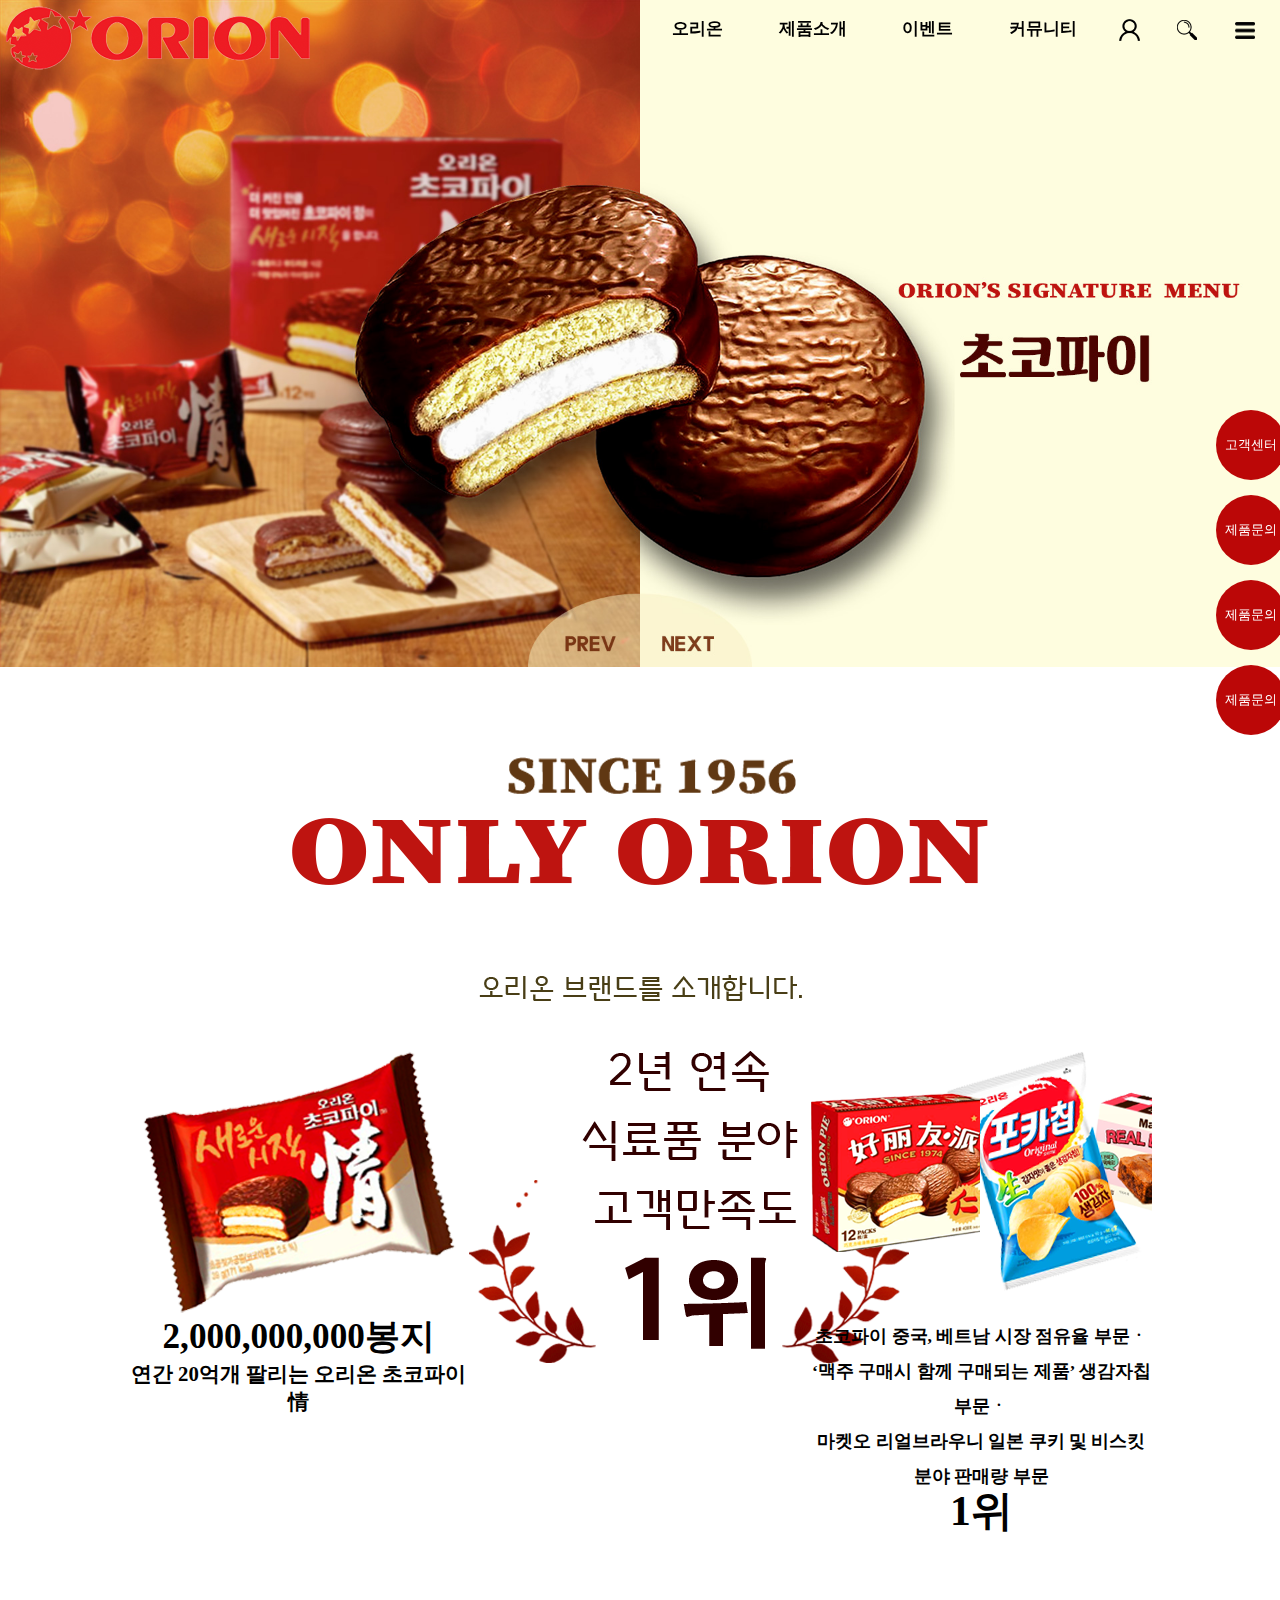
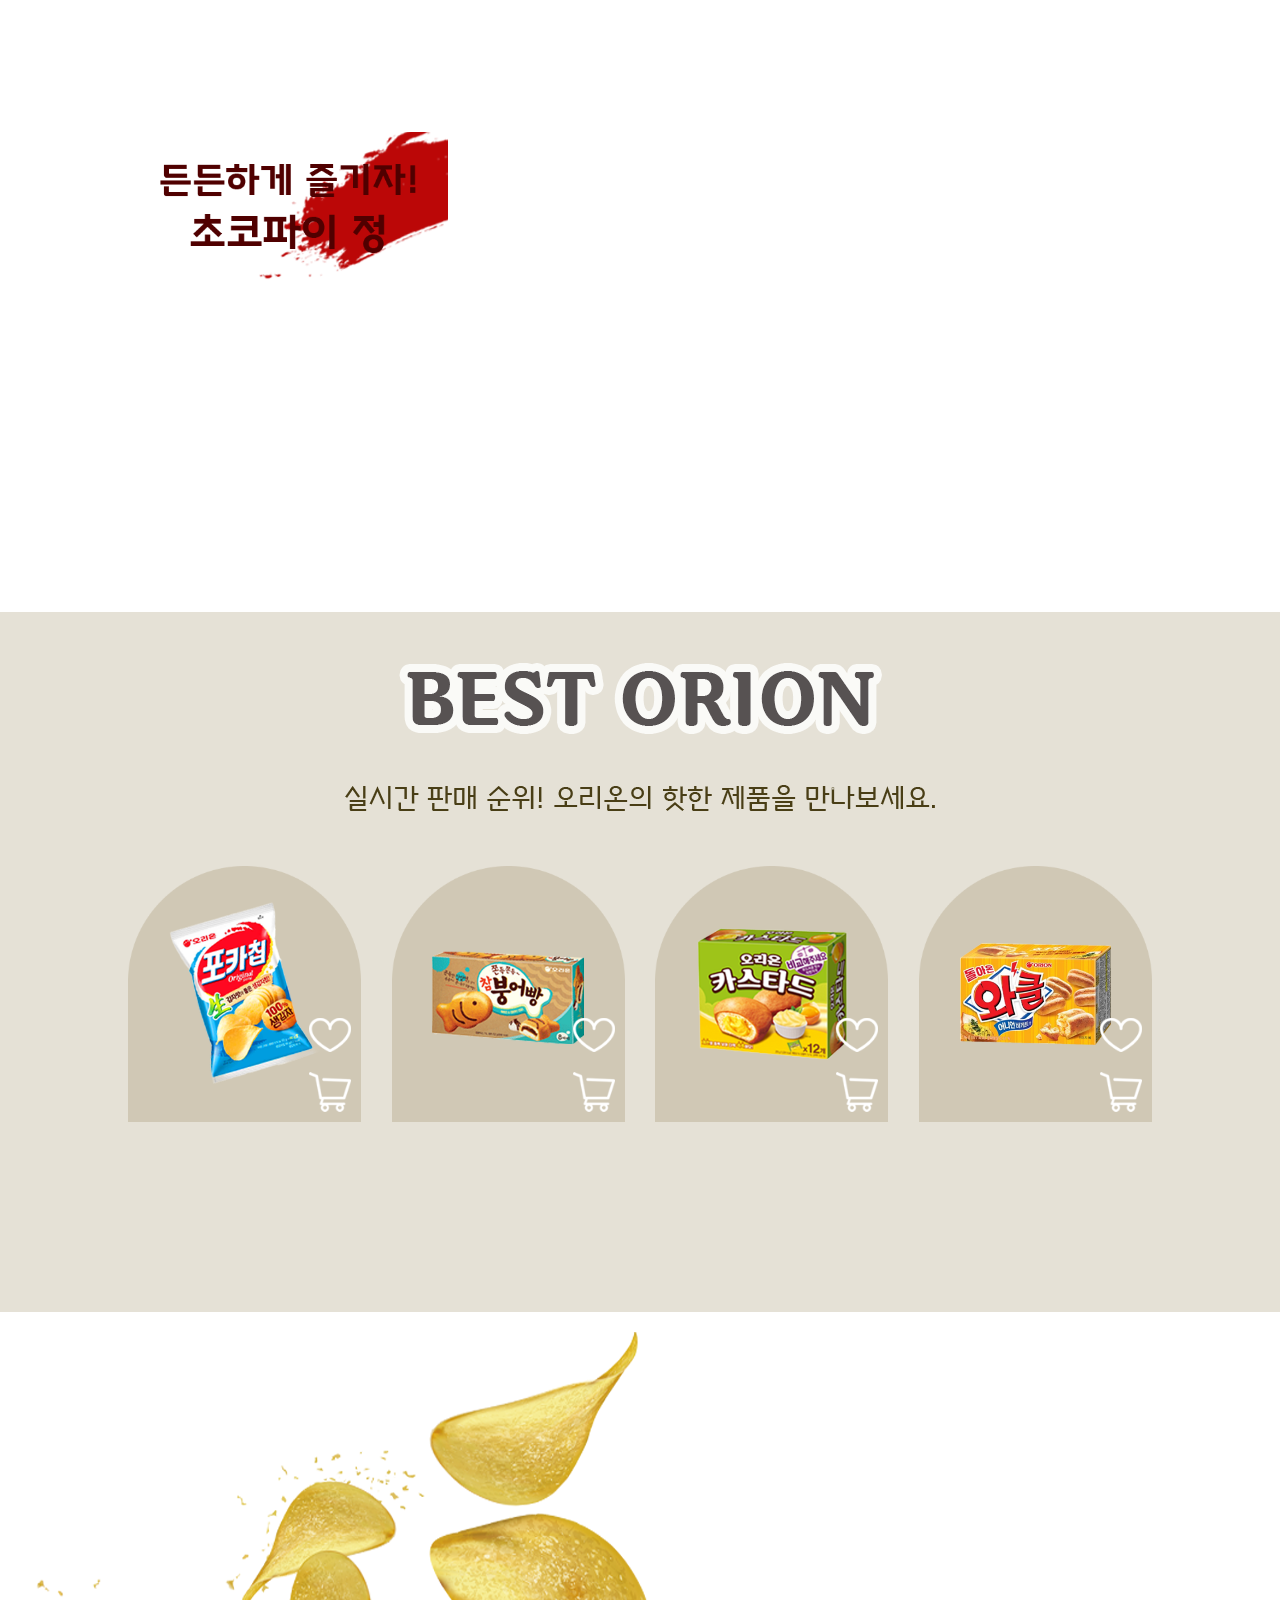
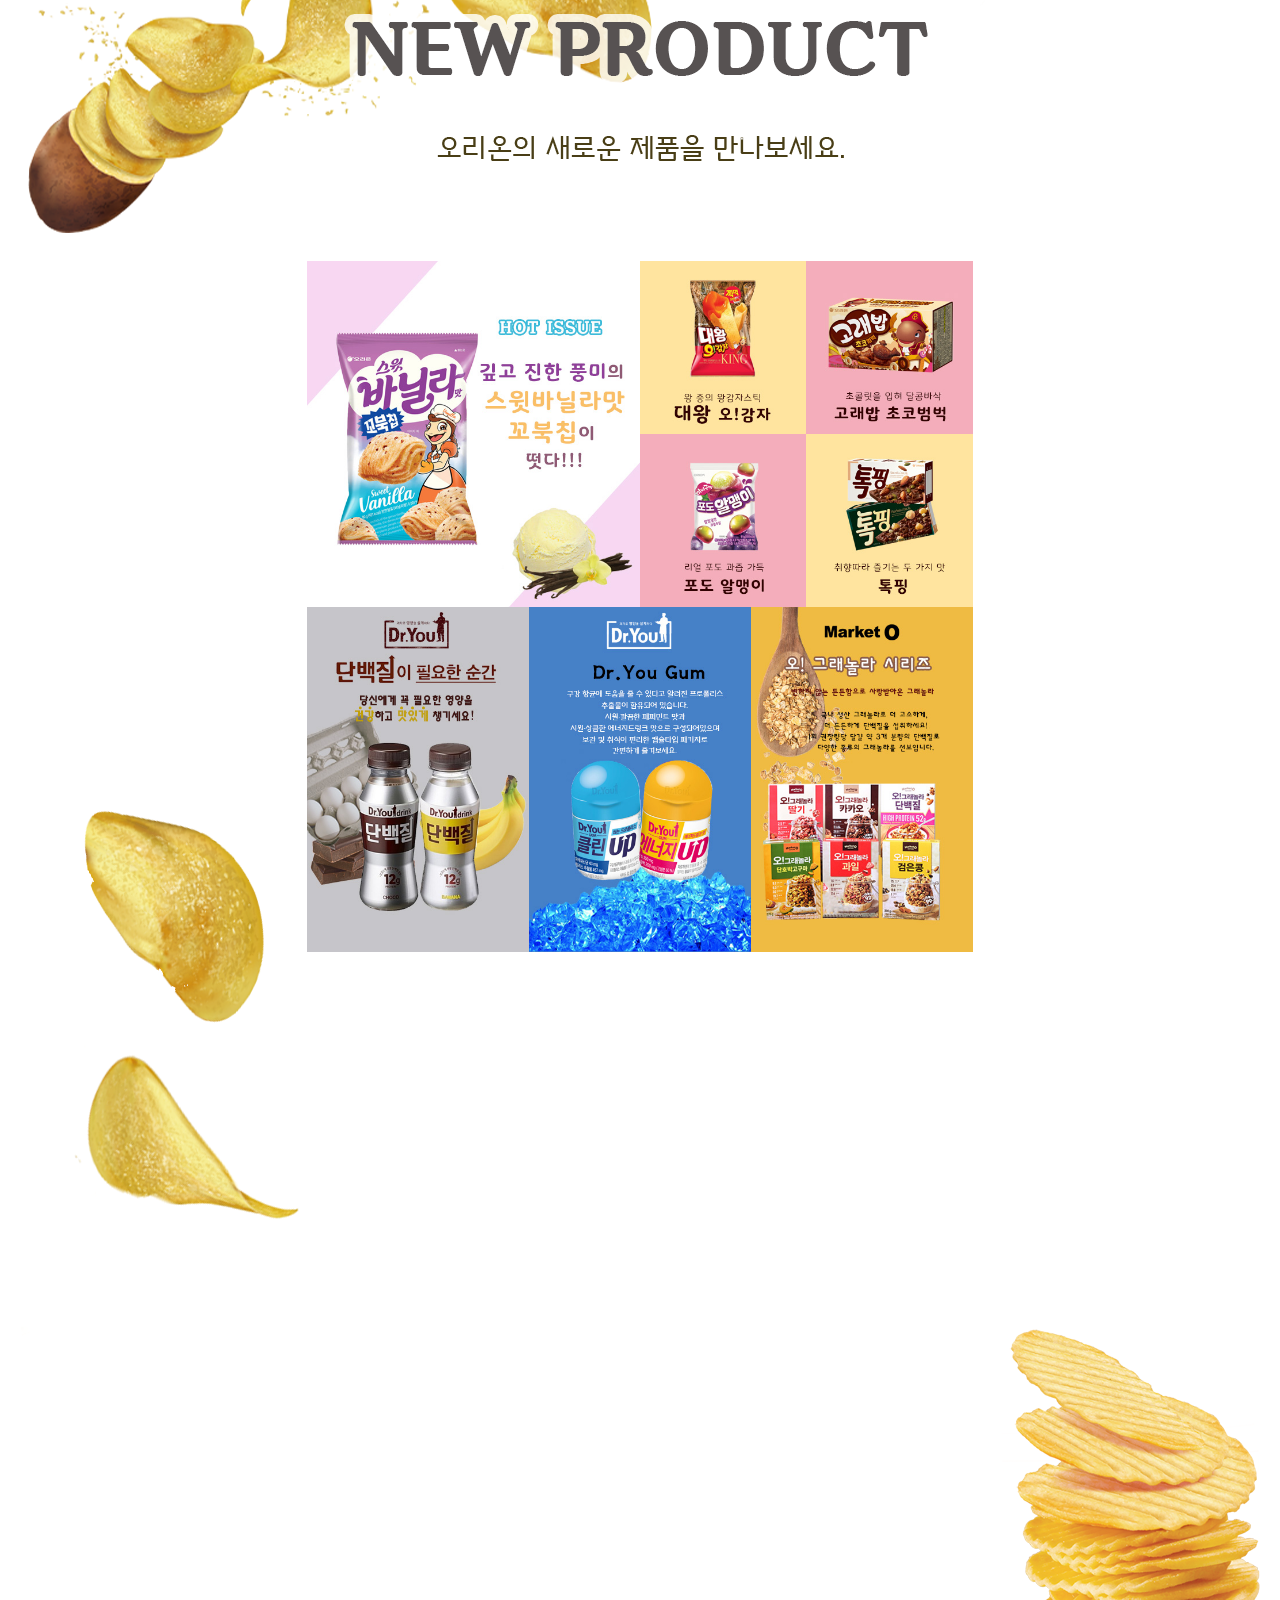
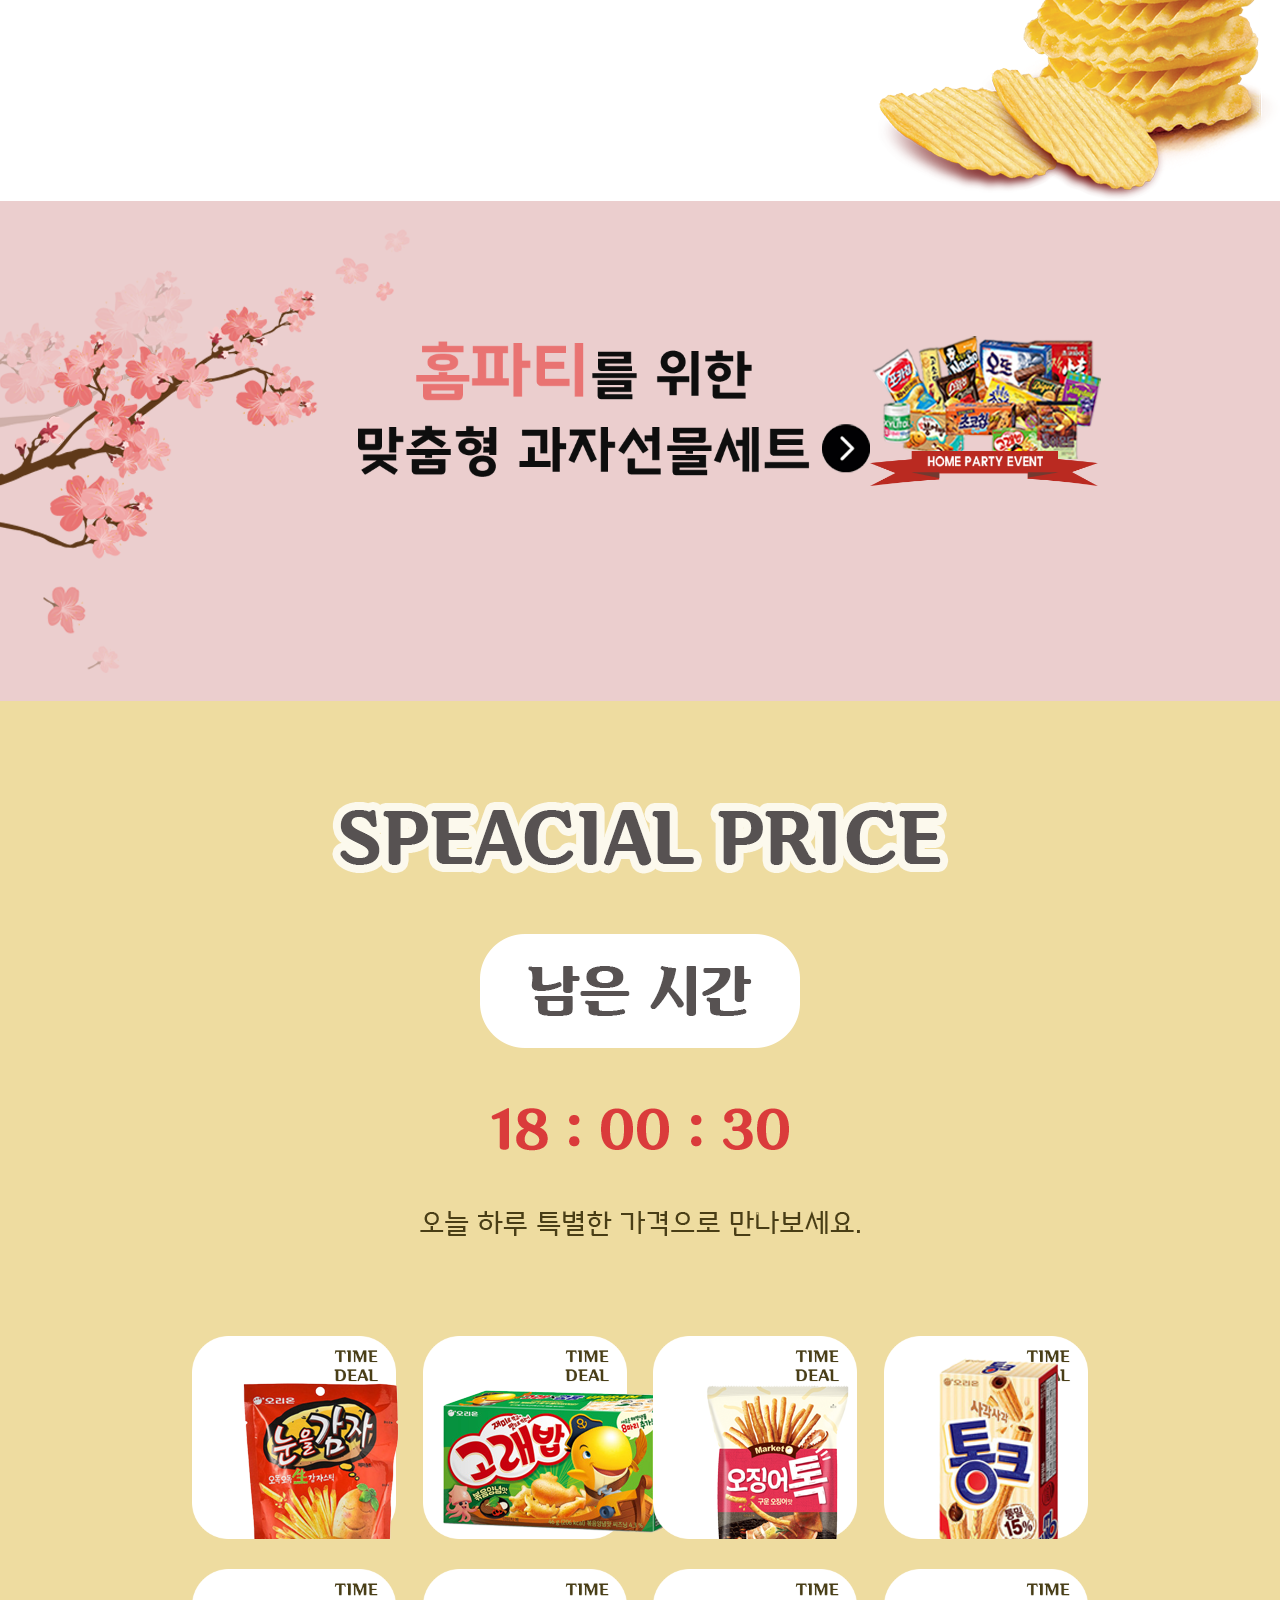
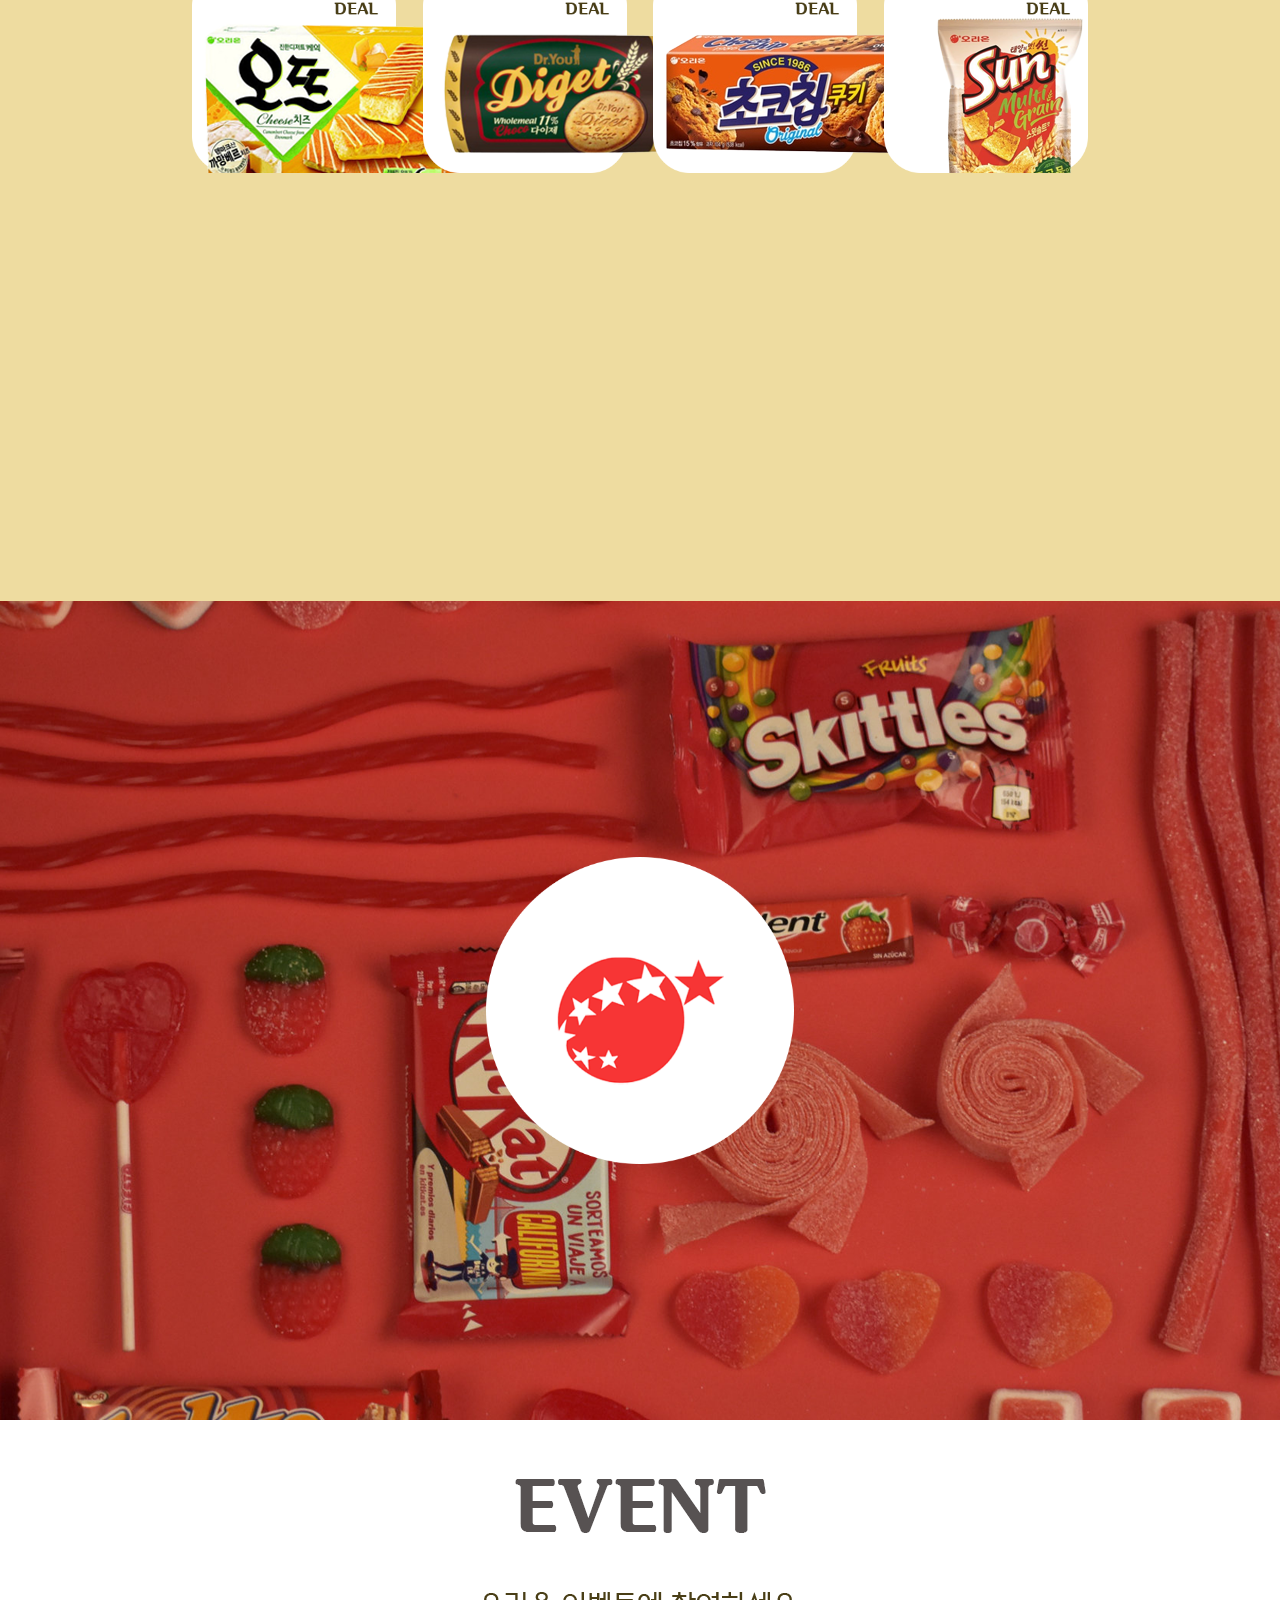
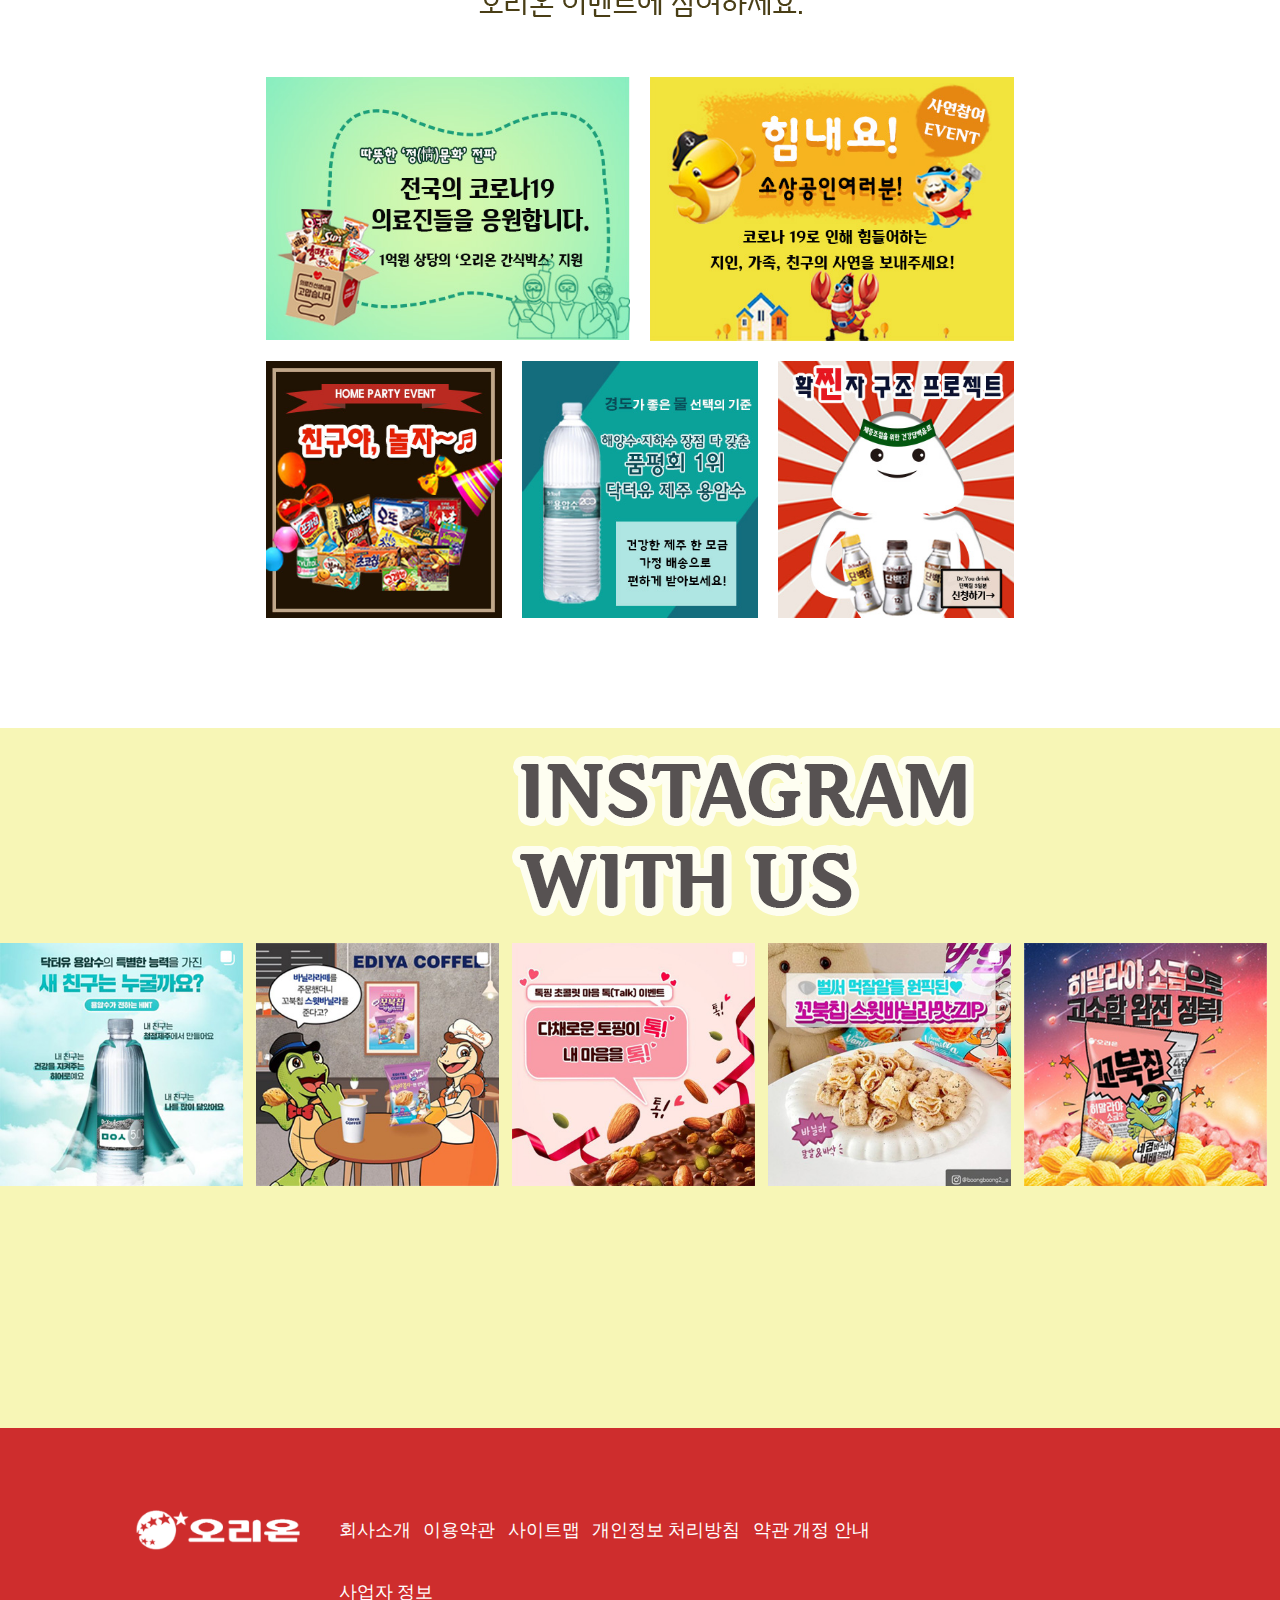
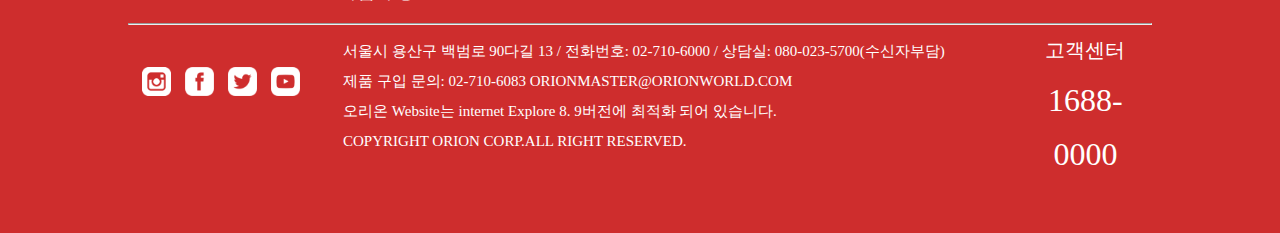
<file: index.html>
<!DOCTYPE html>
<html lang="ko">
	<head>
		<meta charset="utf-8">
		<title>index</title>
		<link rel="stylesheet" type="text/css" href="css/main.css"/>
		<style>

	
		</style>

	</head>

	<body>
	<!--마우스 위치는 구석까지 위치해야한다!-->
	<div class="all">
		<ul class="img">
		<a href="#"><img src="img/orionlogo.png" alt="이미지"></a>
		</ul>
	
	<nav>
		<ul class="main">
			<li><a href="#">오리온</a>
			<ul class="sub1">
				<li><a href="#">오리온 소개</a></li>
				<li><a href="#">회사 개요</a></li>
				<li><a href="#">사업장 위치</a></li>
				<li><a href="#">대표 상품</a></li>
			</ul>
			</li>
	
		
			<li><a href="#">제품소개</a>
			<ul class="sub1">
				<li><a href="#">All!</a></li>
				<li><a href="#">New!</a></li>
				<li><a href="#">초코파이 하우스</a></li>
				<li><a href="#">마켓오</a></li>
				<li><a href="#">닥터유</a></li>
			</ul>
			</li>
		
			<li><a href="#">이벤트</a>
			<ul class="sub1">
				<li><a href="#">진행 중인 이벤트</a></li>
				<li><a href="#">당첨자 발표</a></li>
	
			</ul>
			</li>
			
		
			
			<li><a href="#">커뮤니티</a>
			<ul class="sub1">
				<li><a href="#">오리온 소식</a></li>
				<li><a href="#">고객의 소리</a></li>
			
			</ul>
			</li>

			
			<li class="sub5"><a href="login.html"><img src="img/per.png" alt="이미지"/></a></li>
			<li class="sub5"><a href="#"><img src="img/pper.png" alt="이미지"></a></li>
			<li class="sub5"><a href="#"><img src="img/ppper.png" alt="이미지"/></a></li>
			</ul>

		</ul>
		</nav>
	</div>
	
	<section class="slide">
		<div class= "slide_1">
		<a href="#"><img src="img/slide_1.jpg" alt="이미지"/></a>
		</div>
	</section>
	
	<section class="main1">
		<div class="since_logo">
			<img src="img/only.png" alt="로고"/></div>
			<div class="line_1"><img src="img/logo_3.png" alt="로고"/></div>
	</section>
	
	<article class="mom">	
			<div class="line_2">
			<img src="img/choco.png" alt="초코파이"/><p class="f2"><span class="first_1">2,000,000,000봉지<br></span>연간 20억개 팔리는 오리온 초코파이 情</p></div>
			<div class="line_3">
			<img src="img/decora.png" alt="1위"/></div>
			<div class="line_4">
			<img src="img/snack.png" alt="스낵"/>
			<p class="f3">초코파이 중국, 베트남 시장 점유율 부문ㆍ<br>
			‘맥주 구매시 함께 구매되는 제품’ 생감자칩 부문ㆍ<br>
			마켓오 리얼브라우니 일본 쿠키 및 비스킷 분야 판매량 부문<br><span class="first_2">1위</span></p></div>
	</article>
		
	
	
<!--
	<div class="
	">
	<div class="tv">
	<h2>ORION TV</h2>
	<iframe width="1000" height="600" src="https://www.youtube.com/embed/IZktjHM_rtc" title="YouTube video player" frameborder="0" allow="accelerometer; autoplay; clipboard-write; encrypted-media; gyroscope; picture-in-picture" allowfullscreen></iframe>
	</div>
	<div class="tv_2">
	<iframe width="500" height="270" src="https://www.youtube.com/embed/_MPrjWPEKY4" title="YouTube video player" frameborder="0" allow="accelerometer; autoplay; clipboard-write; encrypted-media; gyroscope; picture-in-picture" allowfullscreen></iframe>
	<iframe width="500" height="270" src="https://www.youtube.com/embed/rZVE_mVf2qQ" title="YouTube video player" frameborder="0" allow="accelerometer; autoplay; clipboard-write; encrypted-media; gyroscope; picture-in-picture" allowfullscreen></iframe>
	<iframe width="500" height="270" src="https://www.youtube.com/embed/MFh0byslj9c" title="YouTube video player" frameborder="0" allow="accelerometer; autoplay; clipboard-write; encrypted-media; gyroscope; picture-in-picture" allowfullscreen></iframe>
	
	</div>
	</div>
	!-->
	
	<div class="Tv">
		<div class="fontt">
		<img class="textt" src="img/font.png">
		</div>
		<div class="videoo">
		
		<iframe width="50%" height="600" src="https://www.youtube.com/embed/rZVE_mVf2qQ?autoplay=1&mute=1&start=71&end=180" title="YouTube video player" frameborder="0" allow="accelerometer; autoplay; clipboard-write; encrypted-media; gyroscope; picture-in-picture" allowfullscreen></iframe>
		</iframe>
		</div>
		<img class="goods goods01" src="img/pie.png">
		<img class="goods goods02" src="img/pie_1.png">
		<img class="goods goods03" src="img/pie_2.png">
		<img class="goods goods04" src="img/pie_3.png">
		<img class="goods goods05" src="img/pie_4.png">
		
	</div>

	<section class="rank">
		<div class="bestt">
			<img src="img/best.png" alt="로고"/></div>
			<div class="iitemm"><img src="img/best_1.png" alt="로고"/></div>
			
		<div class="dad">
			<div class="item">
			<a href="#"><img  class="bg"src="img/vector.png" alt="이미지"/><img class="piee" src="img/chip.png"><img class="ab" src="img/ab.png"><img class="ac" src="img/ac.png"></a></div>
			
			<div class="item">
			<a href="#"><img class="bg" src="img/vector.png" alt="이미지"/><img class="piee" src="img/chip_2.png"><img class="ab" src="img/ab.png"><img class="ac" src="img/ac.png"></a></div>
			
			<div class="item">
			<a href="#"><img class="bg"src="img/vector.png" alt="이미지"/><img class="piee" src="img/chip_3.png"><img class="ab" src="img/ab.png"><img class="ac" src="img/ac.png"></a></div>

			<div class="item">
			<a href="#"><img class="bg"src="img/vector.png" alt="이미지"/><img class="piee" src="img/chip_4.png"><img class="ab" src="img/ab.png"><img class="ac" src="img/ac.png"></a></div>
	</div>
	</section>

	
	
	
	
	


	
	<section class="box1">
		
		<div class="box_3"><img src="img/logo.png" alt="로고_3"/></div>
		<div class="box_4"><img src="img/logo2.png" alt="로고_4"/></div>
	<article class="grand_1">
		<div class="item_1"><a href="www.naver.com"><img src="img/item_1.jpg" alt="꼬북칩"/></a></div>
		<div class="item_2"><a href="www.naver.com"><img src="img/item_2.jpg" alt="오감자"/></a></div>
		<div class="item_3"><a href="www.naver.com"><img src="img/item_3.jpg" alt="고래밥"/></a></div>
		<div class="item_4"><a href="www.naver.com"><img src="img/item_4.jpg" alt="포도 알맹이"/></a></div>
		<div class="item_5"><a href="www.naver.com"><img src="img/item_5.jpg" alt="톡핑"/></a></div>
	</article>
	
	<article class="box2">
		<div class="item_6"><a href="www.naver.com"><img src="img/item_6.jpg" alt="단백질"/></a></div>
		<div class="item_7"><a href="www.naver.com"><img src="img/item_7.jpg" alt="껌"/></a></div>
		<div class="item_8"><a href="www.naver.com"><img src="img/item_8.jpg" alt="그레놀라"/></a></div>
	</article>
	
	</section>
	
	<!--벚꽃!-->
	<section class="flower">

		<div class="ff_1"><a href="#"><img src="img/button.png"></a></div>
		<div class="ff_2"><a href="#"><img src="img/present.png"></a></div>
		
	</section>
	
	<!--타임딜!-->
	<section class="time">
		<div class="price"><img src="img/price.png"></div>
		<div class="price_1"><img src="img/time_1.png"></div>
		<div class="price_2"><img src="img/num.png"></div>
		<div class="price_3"><img src="img/num_1.png"></div>
			
		<div class="pprice">
			<div class="itemm">
			<a href="#"><img  class="bgg"src="img/group.png" alt="이미지"/><img class="pieee" src="img/stick.png"></a></div>
			
			<div class="itemm">
			<a href="#"><img  class="bgg"src="img/group.png" alt="이미지"/><img class="pieee_1" src="img/stick_1.png"></a></div>
			
			<div class="itemm">
			<a href="#"><img  class="bgg"src="img/group.png" alt="이미지"/><img class="pieee_2" src="img/stick_2.png"></a></div>

			<div class="itemm">
			<a href="#"><img  class="bgg"src="img/group.png" alt="이미지"/><img class="pieee_3" src="img/stick_3.png"></a></div>	
		</div>
		<div class="pprice">
			<div class="itemm">
			<a href="#"><img  class="bgg"src="img/group.png" alt="이미지"/><img class="pieee_4" src="img/stick_4.png"></a></div>
			
			<div class="itemm">
			<a href="#"><img  class="bgg"src="img/group.png" alt="이미지"/><img class="pieee_5" src="img/stick_5.png"></a></div>
			
			<div class="itemm">
			<a href="#"><img  class="bgg"src="img/group.png" alt="이미지"/><img class="pieee_6" src="img/stick_6.png"></a></div>

			<div class="itemm">
			<a href="#"><img  class="bgg"src="img/group.png" alt="이미지"/><img class="pieee_7" src="img/stick_7.png"></a></div>	
		</div>
	</section>
	
	
	<!--오리온몰!-->
	<section class="malll">
		<div class="mm"><a href="#"><img src="img/mallgo.png"></a></div>
	</section>
	
	
	
	<!--이벤트!-->
	<section class="eevent">
		<div class="box_1"><img src="img/event_logo.png" alt="이벤트로고"/></div>
		<div class="box_2"><img src="img/logo_2.png" alt="로고_4"/></div>
	</section>
	
	<article class="grand">
		<div class="mom_1"><a href="www.naver.com"><img src="img/event_1.jpg" alt="소상공인"/></a></div>
		<div class="mom_2"><a href="www.daum.net"><img src="img/event_2.jpg" alt="힘내요"/></a></div>
		<div class="mom_3"><a href="www.nate.com"><img src="img/event_3.jpg" alt="친구야"/></a></div>
		<div class="mom_4"><a href="www.nate.com"><img src="img/event_4.jpg" alt="친구야"/></a></div>
		<div class="mom_5"><a href="www.naver.com"><img src="img/event_5.jpg" alt="확찐자"/></a></div>
	</article>

	<section class="mmom_1">
		<div class="follow">
		<img src="img/us.png" alt="팔로우"/></div>
		
		
		<article class="ev"><a href="#"><img src="img/water.jpg" alt="이벤트1"/></a></article>
		<article class="ev"><a href="#"><img src="img/eevent.jpg" alt="이미지"/></a></article>
		<article class="ev"><a href="#"><img src="img/eeevent.jpg" alt="이미지"/></a></article>
		<article class="ev"><a href="#"><img src="img/eeeeevent.jpg" alt="이미지"/></a></article>
		<article class="ev"><a href="#"><img src="img/ggo.jpg" alt="이미지"/></a></article>
		

	</section>


	
			
	<footer>
			<section class="down">
				<div class="symbol"><img src="img/white.png"></div>	
				<ul class="menu">
					<li><a href="#">회사소개</a></li>
					<li><a href="#">이용약관</a></li>
					<li><a href="#">사이트맵</a></li>
					<li><a href="#">개인정보 처리방침</a></li>
					<li><a href="#">약관 개정 안내</a></li>
					<li><a href="#">사업자 정보</a></li>
				</ul>	
				<hr>
					<ul class="menu_1">
					<li><a href="#"><img src="img/insta.png"></a>
					<a href="#"><img src="img/face.png"></a>
					<a href="#"><img src="img/twiter.png"></a>
					<a href="#"><img src="img/youtube.png"></a></li>
					<li>서울시 용산구 백범로 90다길 13 / 전화번호: 02-710-6000 / 상담실: 080-023-5700(수신자부담)<br>
					제품 구입 문의: 02-710-6083 ORIONMASTER@ORIONWORLD.COM <br>
					오리온 Website는 internet Explore 8. 9버전에 최적화 되어 있습니다. <br>
					COPYRIGHT ORION CORP.ALL RIGHT RESERVED.</li>
					<li>고객센터<br><span class="ss">1688-0000</span></li>
					</ul>
					</ul>
			
			</section>
			
		<ul class="nll">
				<li><a href="#">고객센터</a></li>
				<li><a href="#">제품문의</a></li>
				<li><a href="#">제품문의</a></li>
				<li><a href="#">제품문의</a></li>
			
			
			</ul>	
			
	</footer>
	
	
	</body>

</html>
</file>
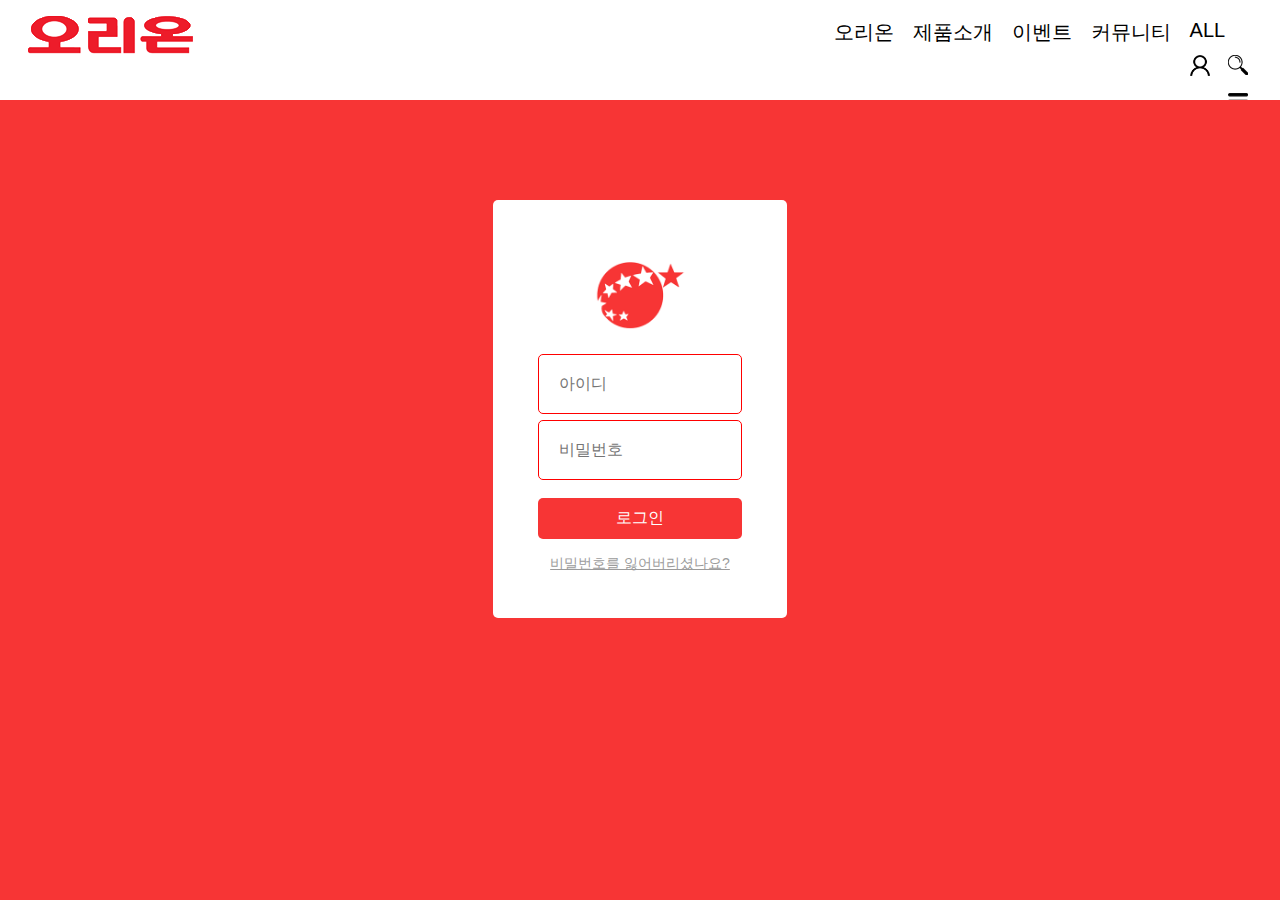
<file: login.html>
<!DOCTYPE html>
<html lang="ko"> 
	<head>
		<meta charset="utf-8">
		
		<title>botton_display</title>
		
		<style>
		
		*{margin:0;padding:0;
		box-sizing:border-box;
		font-family:'Noto Sans KR',sans-serif;}
		
		.inner{width:100%;
		overflow:hidden;
		height:100px;
		background:#fff;
		position:fixed; 
		left:0px; 
		top:0px;
		padding:1%;}

	
	.llogo,
	.head
	{
		width:50%;
		float:left;
		
	}
	
	.head li{float:left;
	font-size:20px;
	list-style:none;
	padding:1%;
	margin-right:1%;}
	
	.head li a{text-decoration:none;
	vertical-align:bottom;
	color:#000;}
	
	.head li img{width:20px;}

	
	.head li:first-child{margin-left:30%;}

	.llogo, .head{vertical-align:bottom;}
		
		body{background-color:#f73535;}
			
		.login{width:23%;
		background:#fff;
		margin:200px auto;
		border-radius:5px;
		padding:45px;}
		
		.text-field{font-size:16px;
		border-radius:5px;
		width:100%;
		padding:20px;
		border:1px solid red;
		margin:3px auto;}
		
		.text-field:hover{border-color:#999;}
		
		.submit_btn{font-size:16px;
		width:100%;
		background:#f73535;
		color:#fff;
		border:none;
		border-radius:5px;
		cursor:pointer;
		padding:5%;
		margin:15px auto;}
		
		.links{text-align:center;}
		
		.links a{font-size:14px;
		color:#9B9B9B;}
		
		.image img{width:100%;}
		
		.image{margin:5px auto;
		width:45%;}
	
	
		
		</style>

	</head>

	<body>
	<header class="list">	
		<div class="inner">
			<div class="llogo">
				<h1><a href="index.html"><img src="img/koreanlogoo.png" alt="이미지"/></a></h1>
			</div>
			
			<ul class="head">
				<li><a href="#">오리온</a></li>
				<li><a href="#">제품소개</a></li>
				<li><a href="#">이벤트</a></li>
				<li><a href="#">커뮤니티</a></li>
				<li><a href="#">ALL</a></li>
				<li><a href="#"><img src="img/per.png" alt="이미지"/></a></li>
				<li><a href="#"><img src="img/pper.png" alt="이미지"></a></li>
				<li><a href="#"><img src="img/ppper.png" alt="이미지"/></a></li>
			</ul>
		</div>
	</header>
	
		<div class="login">
			<form>
			<div class="image">
			<img src="img/logoo.png">
			</div>
				<input type="text" name="email" class="text-field" placeholder="아이디">
				<input type="password" name="password" class="text-field" placeholder="비밀번호"
				maxlength="8">
				<input type="submit" value="로그인" class="submit_btn">
			</form>
			<div class="links">
				<a href="#">비밀번호를 잃어버리셨나요?</a>
			</div>
		</div>
	</body>

</html>
</file>
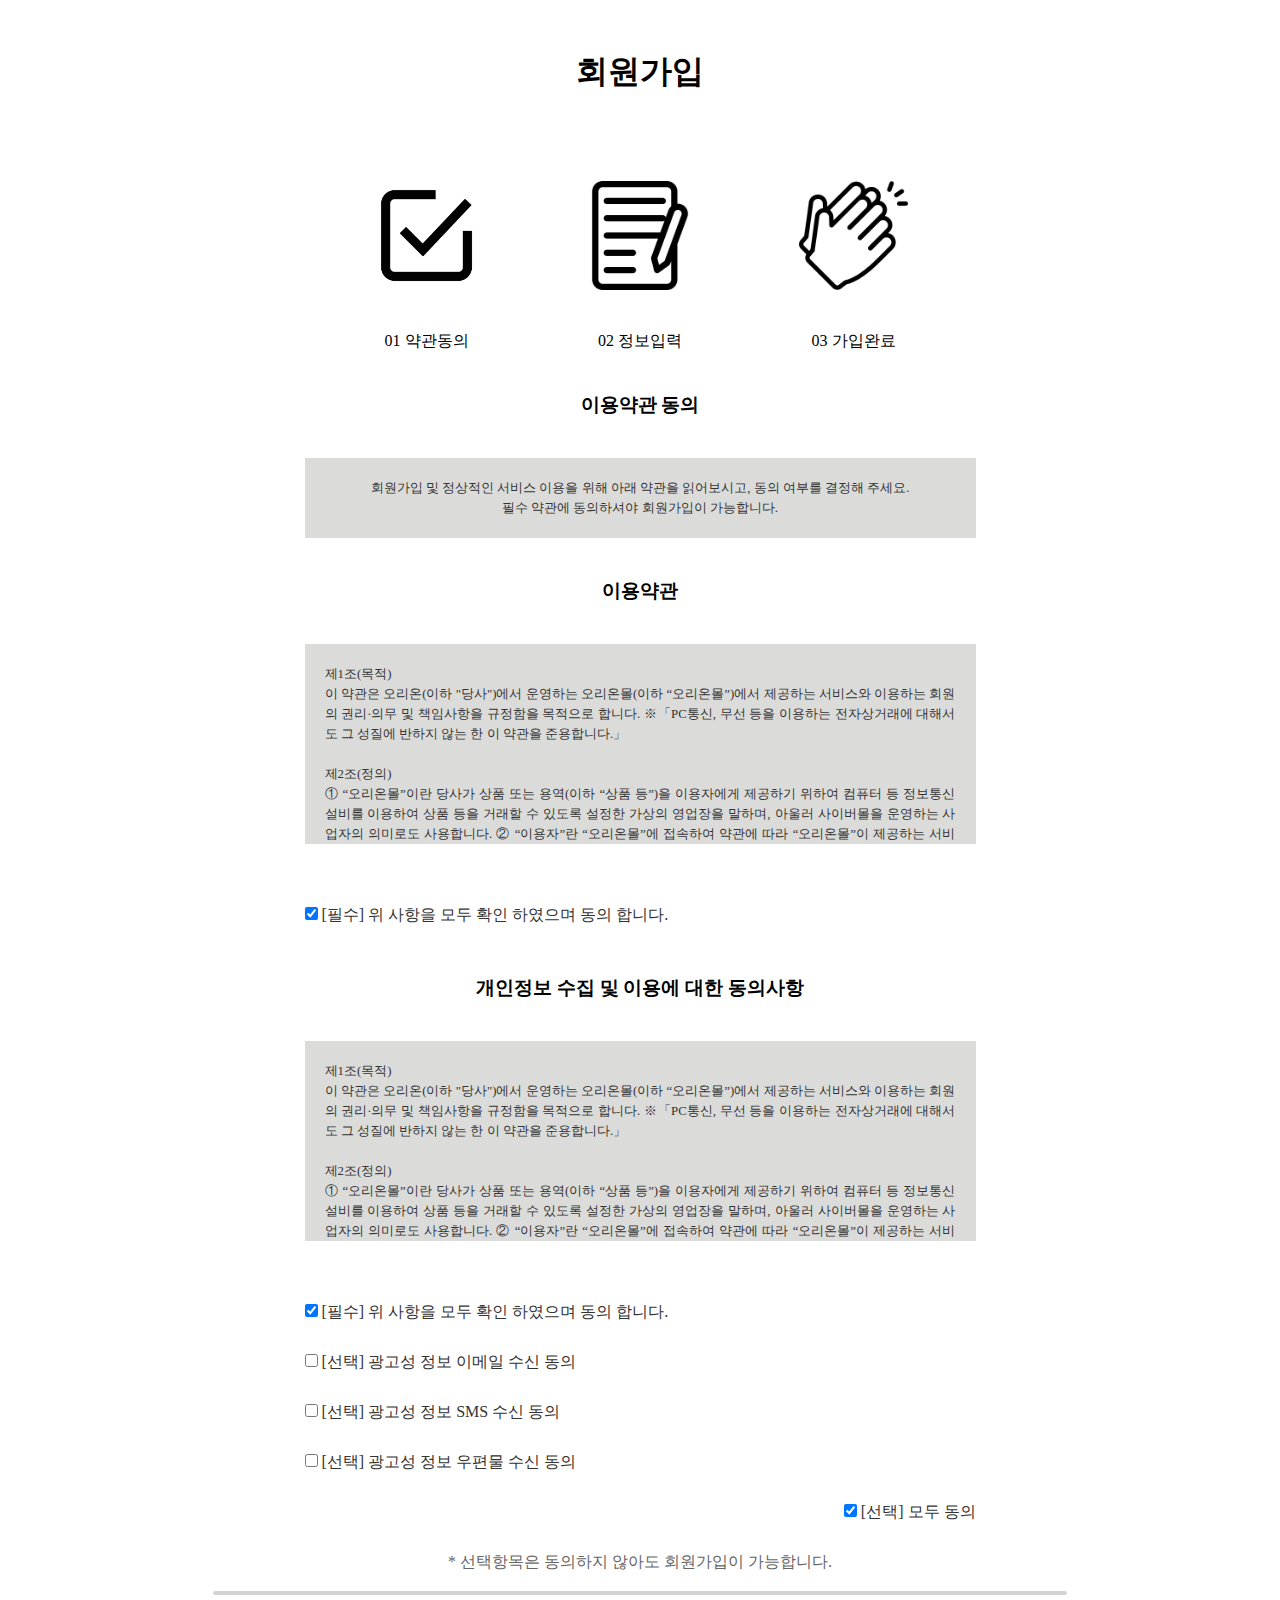
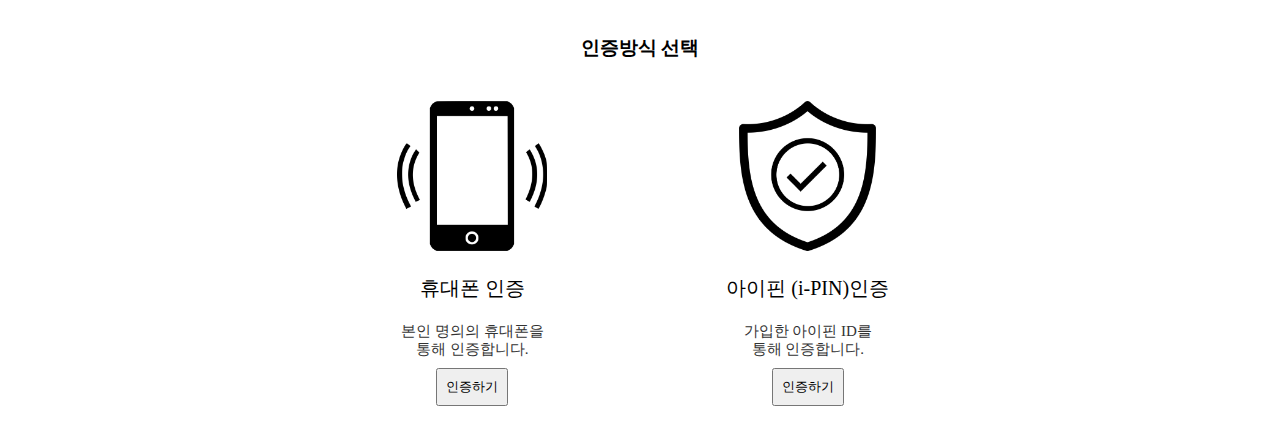
<file: member.html>
<!DOCTYPE html>
<html lang="ko"> 
	<head>
		<meta charset="utf-8">
		
		<title>overflow</title>
		
		<style>
		
		*{margin:0;
		padding:0;
		box-sizing:border-box;}

		#main{margin:30px;
		text-align:center;}
		
		.aa{width:55%;
		height:200px;
		line-height:20px;
		background:#dbdbda;
		color:#333;
		font-size:0.8em;
		margin:20px auto;}
		
		.aaa{width:55%;
		line-height:20px;
		background:#dbdbda;
		color:#333;
		font-size:0.8em;
		margin:20px auto;
		text-align:center;
		padding:20px;}
		
		.a1{overflow:auto;
		text-align:justify;
		padding:20px;}
		
		.bb{font-size:1em;
		text-align:left;
		background:none;
		height:30px;}
		
		hr{border:2px solid lightgray;
		border-radius:10px;
		width:70%;
		margin:0 auto;}
		
		.order{overflow:hidden;
		width:50%;
		margin:0 auto;}
		
		.order .ss{float:left;
		width:100%;
		margin:0 auto;}
		
		.order li{
		width:30%;
		list-style:none;
		margin-right:5%;
		float:left;}
		
		.order li:last-child{margin-right:0%;}
		
		.order li img{width:100%;
		padding:20%;}
		
		#main h3{margin:40px auto;}
		
		#main h1{margin:50px auto;}
		
		.bbb{color:#666;}
		
		.b1{font-size:1em;
		text-align:right;
		background:none;
		height:30px;}
		
		.cc{overflow:hidden;
		width:50%;
		margin:0 auto;}
		
		.cc p{font-size:20px;
		margin:20px auto;}
		
		.cc li{width:45%;
		list-style:none;
		margin-right:10%;
		float:left;
		box-sizing:border-box;}
		
		.choice li:last-child{margin-right:0%;}
		
		.cc li img{height:150px;}
		
		.pphone{line-height:15px;
		color:#333;
		font-size:15px;}
		
		.cc input{padding:3%;
		cursor:pointer;
		margin:10px;}
		
	
	
		
		
	

		
		</style>

	</head>

	<body>
		<div id="main">
		<h1>회원가입</h1>
		<div class="order">
		<ul class="ss">
			<li><img src="img/check.png">
			01 약관동의</li>
		
	
			<li><img src="img/write.png">
			02 정보입력</li>
		
		
			<li><img src="img/hand.png">
			03 가입완료</li>
		</ul>
		</div>
		<h3>이용약관 동의</h3>
		<div class="aaa">회원가입 및 정상적인 서비스 이용을 위해 아래 약관을 읽어보시고, 동의 여부를 결정해 주세요.<br>필수 약관에 동의하셔야 회원가입이 가능합니다.
		</div>
		
		<h3>이용약관</h3>
			<div class="a1 aa">제1조(목적)<br>

이 약관은 오리온(이하 "당사")에서 운영하는 오리온몰(이하 “오리온몰”)에서 제공하는 서비스와 이용하는 회원의 권리·의무 및 책임사항을 규정함을 목적으로 합니다.

※「PC통신, 무선 등을 이용하는 전자상거래에 대해서도 그 성질에 반하지 않는 한 이 약관을 준용합니다.」<br>

<br>
제2조(정의)<br>

① “오리온몰”이란 당사가 상품 또는 용역(이하 “상품 등”)을 이용자에게 제공하기 위하여 컴퓨터 등 정보통신설비를 이용하여 상품 등을 거래할 수 있도록 설정한 가상의 영업장을 말하며, 아울러 사이버몰을 운영하는 사업자의 의미로도 사용합니다.

② “이용자”란 “오리온몰”에 접속하여 약관에 따라 “오리온몰”이 제공하는 서비스를 받는 회원 및 비회원을 말합니다.<br>

③ ‘회원’이라 함은 “오리온몰”에 회원등록을 한 자로서, 계속적으로 “오리온몰”이 제공하는 서비스를 이용할 수 있는 자를 말합니다.<br>

④ ‘비회원’이라 함은 회원에 가입하지 않고 “오리온몰”이 제공하는 서비스를 이용하는 자를 말합니다.<br>

<br>
제3조 (약관 등의 명시와 설명 및 개정)<br>

① “오리온몰”은 이 약관의 내용과 상호 및 대표자 성명, 영업소 소재지 주소(소비자의 불만을 처리할 수 있는 곳의 주소를 포함), 전화번호.모사전송번호.전자우편주소, 사업자등록번호, 통신판매업 신고번호, 개인정보보호책임자 등을 이용자가 쉽게 알 수 있도록 00 사이버몰의 초기 서비스화면(전면)에 게시합니다.<br> 다만, 약관의 내용은 이용자가 연결화면을 통하여 볼 수 있도록 할 수 있습니다.<br>

② “오리온몰"은 이용자가 약관에 동의하기에 앞서 약관에 정하여져 있는 내용 중 청약철회.배송책임.환불조건 등과 같은 중요한 내용을 이용자가 이해할 수 있도록 별도의 연결화면 또는 팝업화면 등을 제공하여 이용자의 확인을 구하여야 합니다.<br>

③ “오리온몰”은 「전자상거래 등에서의 소비자보호에 관한 법률」, 「약관의 규제에 관한 법률」, 「전자문서 및 전자거래기본법」, 「전자금융거래법」, 「전자서명법」,「정보통신망 이용촉진 및 정보보호 등에 관한 법률」, 「방문판매 등에 관한 법률」, 「소비자기본법」 등 관련 법을 위배하지 않는 범위에서 이 약관을 개정할 수 있습니다.<br>

④ “오리온몰”이 약관을 개정할 경우에는 적용일자 및 개정사유를 명시하여 현행약관과 함께 몰의 초기화면에 그 적용일자 7일 이전부터 적용일자 전일까지 공지합니다.<br> 이 경우 “오리온몰“은 개정 전 내용과 개정 후 내용을 명확하게 비교하여 이용자가 알기 쉽도록 표시합니다.<br>

⑤ “오리온몰”이 약관을 개정할 경우에는 그 개정약관은 그 적용일자 이후에 체결되는 계약에만 적용되고 그 이전에 이미 체결된 계약에 대해서는 개정 전의 약관조항이 그대로 적용됩니다. 다만 이미 계약을 체결한 이용자가 개정약관 조항의 적용을 받기를 원하는 뜻을 제3항에 의한 개정약관의 공지기간 내에 “오리온몰”에 송신하여 “오리온몰”의 동의를 받은 경우에는 개정약관 조항이 적용됩니다.

⑥ 이 약관에서 정하지 아니한 사항과 이 약관의 해석에 관하여는 전자상거래 등에서의 소비자보호에 관한 법률, 약관의 규제 등에 관한 법률, 공정거래위원회가 정하는 전자상거래 등에서의 소비자 보호지침 및 관계법령 또는 상관례에 따릅니다.<br>

<br>
제4조(서비스의 제공 및 변경)<br>

① “오리온몰”은 다음과 같은 업무를 수행합니다.<br>

  1. 상품 또는 용역에 대한 정보 제공 및 구매계약의 체결

  2. 구매계약이 체결된 상품 또는 용역의 배송

  3. 기타 “오리온몰”이 정하는 업무

② “오리온몰”은 상품 또는 용역의 품절 또는 기술적 사양의 변경 등의 경우에는 장차 체결되는 계약에 의해 제공할 상품 또는 용역의 내용을 변경할 수 있습니다. 이 경우에는 변경된 상품 또는 용역의 내용 및 제공일자를 명시하여 현재의 상품 또는 용역의 내용을 게시한 곳에 즉시 공지합니다.<br>

③ “오리온몰”이 제공하기로 이용자와 계약을 체결한 서비스의 내용을 상품등의 품절 또는 기술적 사양의 변경 등의 사유로 변경할 경우에는 그 사유를 이용자에게 통지 가능한 주소로 즉시 통지합니다.<br>

④ 전항의 경우 “오리온몰”은 이로 인하여 이용자가 입은 손해를 배상합니다. 다만, “오리온몰”이 고의 또는 과실이 없음을 입증하는 경우에는 그러하지 아니합니다.<br>

<br>
제5조(서비스의 중단)<br>

① “오리온몰”은 컴퓨터 등 정보통신설비의 보수점검.교체 및 고장, 통신의 두절 등의 사유가 발생한 경우에는 서비스의 제공을 일시적으로 중단할 수 있습니다.<br>

② “오리온몰”은 제1항의 사유로 서비스의 제공이 일시적으로 중단됨으로 인하여 이용자 또는 제3자가 입은 손해에 대하여 배상합니다. 단, “오리온몰”이 고의 또는 과실이 없음을 입증하는 경우에는 그러하지 아니합니다.<br>

③ 사업종목의 전환, 사업의 포기, 업체 간의 통합 등의 이유로 서비스를 제공할 수 없게 되는 경우에는 “오리온몰”은 제8조에 정한 방법으로 이용자에게 통지하고 당초 “오리온몰”에서 제시한 조건에 따라 소비자에게 보상합니다. 다만, “오리온몰”이 보상기준 등을 고지하지 아니한 경우에는 이용자들의 쿠폰 또는 포인트 등을 “오리온몰”에서 통용되는 통화가치에 상응하는 현물 또는 현금으로 이용자에게 지급합니다.<br>

<br>
제6조(회원가입)<br>
① 회원으로 가입하고자 하는 이용자는 “오리온몰”이 정한 가입 양식에 따라 회원정보를 기입한 후 이 약관에 동의한다는 의사표시를 함으로서 회원가입을 신청합니다.<br>

② “오리온몰”은 제1항과 같이 회원으로 가입할 것을 신청한 이용자 중 다음 각 호에 해당하지 않는 한 회원으로 등록합니다.<br>

  1. 가입신청자가 이 약관 제7조제3항에 의하여 이전에 회원자격을 상실한 적이 있는 경우, 다만 제7조제3항에 의한 회원자격 상실 후 3년이 경과한 자로서 “오리온몰”의 회원재가입 승낙을 얻은 경우에는 예외로 한다.<br>

  2. 등록 내용에 허위, 기재누락, 오기가 있는 경우<br>

  3. 기타 회원으로 등록하는 것이 “오리온몰”의 기술상 현저히 지장이 있다고 판단되는 경우<br>

  4. 회원가입 신청일 현재 만 14세 미만인 경우<br>

③ 회원가입계약의 성립 시기는 “오리온몰”의 승낙이 회원에게 도달한 시점으로 합니다.<br>

④ 회원은 회원가입 시 등록한 사항에 변경이 있는 경우, 상당한 기간 이내에 “오리온몰”에 대하여 회원정보 수정 등의 방법으로 그 변경사항을 알려야 합니다.<br>

<br>
제7조(회원 탈퇴 및 자격 상실 등)<br>

① 회원은 “오리온몰”에 언제든지 탈퇴를 요청할 수 있으며 “오리온몰”은 즉시 회원탈퇴를 처리합니다.<br>

② 회원이 다음 각 호의 사유에 해당하는 경우, “오리온몰”은 회원자격을 제한 및 정지시킬 수 있습니다.<br>

  1. 가입 신청 시에 허위 내용을 등록한 경우<br>
  2. “오리온몰”을 이용하여 구입한 상품 등의 대금, 기타 “오리온몰”이용에 관련하여 회원이 부담하는 채무를 기일에 지급하지 않는 경우<br>

  3. 다른 사람의 “오리온몰” 이용을 방해하거나 그 정보를 도용하는 등 전자상거래 질서를 위협하는 경우<br>

  4. “오리온몰”을 이용하여 법령 또는 이 약관이 금지하거나 공서양속에 반하는 행위를 하는 경우<br>

③ “오리온몰”이 회원 자격을 제한.정지 시킨 후, 동일한 행위가 2회 이상 반복되거나 30일 이내에 그 사유가 시정되지 아니하는 경우 “오리온몰”은 회원자격을 상실시킬 수 있습니다.<br>
④ “오리온몰”이 회원자격을 상실시키는 경우에는 회원등록을 말소합니다. 이 경우 회원에게 이를 통지하고, 회원등록 말소 전에 최소한 30일 이상의 기간을 정하여 소명할 기회를 부여합니다.<br>

<br>
제8조(회원 및 비회원에 대한 통지)<br>

① “오리온몰”이 회원에 대한 통지를 하는 경우, 회원이 “오리온몰”과 미리 약정하여 지정한 전자우편 주소로 할 수 있습니다.<br>

② “오리온몰”은 불특정다수 회원에 대한 통지의 경우 1주일이상 “오리온몰” 게시판에 게시함으로서 개별 통지에 갈음할 수 있습니다. 다만, 회원 본인의 거래와 관련하여 중대한 영향을 미치는 사항에 대하여는 개별통지를 합니다.<br>

③ "오리온몰"이 비회원에 대한 통지를 하는 경우 본 약관에 별도 규정이 없는 한 이용자가 제공한 전자우편, SMS 등으로 통지할 수 있으며, 불특정 다수 비회원에 대한 통지의 경우 제2항에 따라 통지할 수 있습니다.<br>

<br>
제9조(구매신청)<br>

① “오리온몰”이용자는 “오리온몰”상에서 다음 또는 이와 유사한 방법에 의하여 구매를 신청하며, “오리온몰”은 이용자가 구매신청을 함에 있어서 다음의 각 내용을 알기 쉽게 제공하여야 합니다.<br>

  1. 상품 등의 검색 및 선택<br>

  2. 받는 사람의 성명, 주소, 전화번호, 전자우편주소(또는 이동전화번호) 등의 입력<br>

  3. 약관내용, 청약철회권이 제한되는 서비스, 배송료.설치비 등의 비용부담과 관련한 내용에 대한 확인<br>

  4. 이 약관에 동의하고 위 3호의 사항을 확인하거나 거부하는 표시(예. 마우스 클릭)<br>

  5. 상품등의 구매신청 및 이에 관한 확인 또는 “오리온몰”의 확인에 대한 동의<br>

  6. 결제방법의 선택<br>

  7. 기타 "오리온몰"이 별도로 정하는 절차<br>

② “오리온몰”이 제3자에게 구매자 개인정보를 제공·위탁할 필요가 있는 경우 실제 구매신청 시 구매자의 동의를 받아야 하며, 회원가입 시 미리 포괄적으로 동의를 받지 않습니다. 이 때 “오리온몰”은 제공되는 개인정보 항목, 제공받는 자, 제공받는 자의 개인정보 이용 목적 및 보유·이용 기간 등을 구매자에게 명시하여야 합니다. 다만 「정보통신망이용촉진 및 정보보호 등에 관한 법률」 제25조 제1항에 의한 개인정보 처리위탁의 경우 등 관련 법령에 달리 정함이 있는 경우에는 그에 따릅니다.<br>

<br>
제10조 (계약의 성립)<br>

① “오리온몰”은 제9조와 같은 구매신청에 대하여 다음 각 호에 해당하면 승낙하지 않을 수 있습니다.<br>

  1. 신청 내용에 허위, 기재누락, 오기가 있는 경우
<br>
  2. 미성년자가 담배, 주류 등 청소년보호법에서 금지하는 상품 및 용역을 구매하는 경우<br>

  3. 기타 구매신청에 승낙하는 것이 “오리온몰” 기술상 현저히 지장이 있다고 판단하는 경우<br>

② “오리온몰”의 승낙이 제13조 제1항의 수신확인통지형태로 이용자에게 도달한 시점에 계약이 성립한 것으로 봅니다.<br>

③ “오리온몰”의 승낙의 의사표시에는 이용자의 구매 신청에 대한 확인 및 판매가능 여부, 구매신청의 정정 취소 등에 관한 정보 등을 포함하여야 합니다.
<br>
<br>
제11조(지급방법)<br>

“오리온몰”에서 구매한 상품 또는 용역에 대한 대금지급방법은 다음 각 호의 방법중 가용한 방법으로 할 수 있습니다.<br>

단, “오리온몰”은 이용자의 지급방법에 대하여 상품 등의 대금에 어떠한 명목의 수수료도 추가하여 징수할 수 없습니다.<br>

1. 선불카드, 직불카드, 신용카드 등의 각종 카드 결제<br>

2. 수령 시 대금지급<br>

3. “오리온몰”이 지급한 포인트, 쿠폰 등에 의한 결제<br>

4. 기타 전자적 지급 방법에 의한 대금 지급 등<br>

<br>
제12조(할인쿠폰 및 적립금)<br>

① 할인쿠폰 및 포인트는 회원에게 무상으로 발행되는 것으로 발행대상, 발행경로, 사용대상 등에 따라 구분될 수 있으며, 세부구분, 할인금액(할인율), 사용방법, 사용기한 및 제한에 대한 사항은 당사의 서비스 정책에 따라 변경될 수 있습니다.<br>

② 할인쿠폰 및 포인트는 현금으로 출금될 수 없으며, 고지된 유효기간이 만료되거나 회원자격이 상실되면 소멸합니다.<br>

③ 할인쿠폰 및 포인트는 당사에서 별도로 명시한 경우를 제외하고는 타인에게 양도할 수 없으며, 부정한 목적이나 용도로 사용할 수 없습니다.<br>

이를 위반한 경우 당사는 할인쿠폰 및 포인트를 소멸시키거나 회원자격을 제한 또는 상실시킬 수 있습니다.<br>

④ 회원이 부정한 방법으로 할인쿠폰 및 포인트를 획득한 사실이 확인될 경우, 당사는 이를 회수하고, 회원자격 상실(아이디 삭제) 및 민∙형사 상의 법적 조치 등을 취할 수 있습니다.<br>

⑤ 회원 탈퇴시 미사용한 할인쿠폰 및 포인트는 즉시 소멸되며, 탈퇴 후 재가입하더라도 복구되지 아니합니다.<br>

<br>
제13조(수신확인통지.구매신청 변경 및 취소)<br>

① “오리온몰”은 이용자의 구매신청이 있는 경우 이용자에게 수신확인통지를 합니다.<br>

② 수신확인통지를 받은 이용자는 의사표시의 불일치 등이 있는 경우에는 수신확인통지를 받은 후 즉시 구매신청 변경 및 취소를 요청할 수 있고 “오리온몰”은 배송 전에 이용자의 요청이 있는 경우에는 지체 없이 그 요청에 따라 처리하여야 합니다. 다만 이미 대금을 지불한 경우에는 제16조의 청약철회 등에 관한 규정에 따릅니다.<br>

<br>
제14조(상품 등의 공급)<br>

① “오리온몰”은 이용자와 상품 등의 공급시기에 관하여 별도의 약정이 없는 이상, 이용자가 청약을 한 날부터 7일 이내에 상품 등을 배송할 수 있도록 주문제작, 포장 등 기타의 필요한 조치를 취합니다. 다만, “오리온몰”이 이미 상품 등의 대금의 전부 또는 일부를 받은 경우에는 대금의 전부 또는 일부를 받은 날부터

3영업일 이내에 조치를 취합니다. 이때 “오리온몰”은 이용자가 상품 등의 공급 절차 및 진행 사항을 확인할 수 있도록 적절한 조치를 합니다.<br>

② “오리온몰”은 이용자가 구매한 상품에 대해 배송수단, 수단별 배송비용 부담자, 수단별 배송기간 등을 명시합니다. 만약 “오리온몰”이

약정 배송기간을 초과한 경우에는 그로 인한 이용자의 손해를 배상하여야 합니다. 다만 “오리온몰”이 고의.과실이 없음을 입증한 경우에는 그러하지 아니합니다.<br>

<br>
제15조(환급)<br>

“오리온몰”은 이용자가 구매신청한 상품 등이 품절 등의 사유로 인도 또는 제공을 할 수 없을 때에는 지체 없이 그 사유를 이용자에게 통지하고 사전에 상품 등의 대금을 받은 경우에는 대금을 받은 날부터 3영업일 이내에 환급하거나 환급에 필요한 조치를 취합니다.<br>

<br>
제16조(청약철회 등)<br>

① “오리온몰”과 상품등의 구매에 관한 계약을 체결한 이용자는 「전자상거래 등에서의 소비자보호에 관한 법률」 제14조 제2항에 따른 계약내용에 관한 서면을 받은 날(그 서면을 받은 때보다 상품 등의 공급이 늦게 이루어진 경우에는 상품 등을 공급받거나 상품 등의 공급이 시작된 날을 말합니다)부터 7일 이내에는 청약의 철회를 할 수 있습니다. 다만, 청약철회에 관하여 「전자상거래 등에서의 소비자보호에 관한 법률」에 달리 정함이 있는 경우에는 동 법 규정에 따릅니다.<br>

② 이용자는 상품 등을 배송 받은 경우 다음 각 호의 1에 해당하는 경우에는 반품 및 교환을 할 수 없습니다.

   1. 이용자에게 책임 있는 사유로 상품 등이 멸실 또는 훼손된 경우. (단, 상품의 내용을 확인하기 위하여 포장 등을 훼손한 경우는 제외)
<br>
   2. 포장을 개봉하였거나 포장이 훼손되어 상품가치가 상실된 경우<br>

   3. 이용자의 사용 또는 일부 소비에 의하여 상품 등의 가치가 현저히 감소한 경우
<br>
   4. 시간의 경과에 의하여 재판매가 곤란할 정도로 상품등의 가치가 현저히 감소한 경우
<br>
   5. 복제가 가능한 상품등의 포장을 훼손한 경우<br>

   6. 그 밖에 거래의 안전을 위하여 관련 법령이 정하는 경우
<br>
   ※ 고객님의 마음이 바뀌어 교환, 반품을 하실 경우 상품반송 비용은 고객님께서 부담하셔야 합니다.

③ 제2항제2호 내지 제4호의 경우에 “오리온몰”이 사전에 청약철회 등이 제한되는 사실을 소비자가 쉽게 알 수 있는 곳에 명기하거나 시용상품을 제공하는 등의 조치를 하지 않았다면

이용자의 청약철회 등이 제한되지 않습니다.<br>

④ 이용자는 제1항 및 제2항의 규정에 불구하고 상품 등의 내용이 표시·광고 내용과 다르거나 계약내용과 다르게 이행된 때에는 당해 상품 등을 공급받은 날부터 3월 이내,

그 사실을 안 날 또는 알 수 있었던 날부터 30일 이내에 청약철회 등을 할 수 있습니다.<br>

<br>
제17조(청약철회 등의 효과)<br>

① “오리온몰”은 이용자로부터 상품 등을 반환받은 경우 3영업일 이내에 이미 지급받은 상품 등의 대금을 환급합니다. 이 경우 “오리온몰”이 이용자에게 상품등의 환급을 지연한때에는 그 지연기간에 대하여 「전자상거래 등에서의 소비자보호에 관한 법률 시행령」제22조의2에서 정하는 지연이자율(괄호 부분 삭제)을 곱하여 산정한 지연이자를 지급합니다.<br>

② “오리온몰”은 위 대금을 환급함에 있어서 이용자가 신용카드 또는 전자화폐 등의 결제수단으로 상품 등의 대금을 지급한 때에는 지체 없이 당해 결제수단을 제공한 사업자로 하여금 상품 등의 대금의 청구를 정지 또는 취소하도록 요청합니다.<br>

③ 청약철회 등의 경우 공급받은 상품 등의 반환에 필요한 비용은 이용자가 부담합니다. “오리온몰”은 이용자에게 청약철회 등을 이유로 위약금 또는 손해배상을 청구하지 않습니다. 다만 상품 등의 내용이 표시·광고 내용과 다르거나 계약내용과 다르게 이행되어 청약철회 등을 하는 경우 상품 등의 반환에 필요한 비용은 “오리온몰”이 부담합니다.<br>

④ 이용자가 상품 등을 제공받을 때 발송비를 부담한 경우에 “오리온몰”은 청약철회 시 그 비용을 누가 부담하는지를 이용자가 알기 쉽도록 명확하게 표시합니다.<br>

<br>
제18조(개인정보보호)<br>

① “오리온몰”은 이용자의 개인정보 수집시 서비스제공을 위하여 필요한 범위에서 최소한의 개인정보를 수집합니다.
<br>
② “오리온몰”은 회원가입시 구매계약이행에 필요한 정보를 미리 수집하지 않습니다. 다만, 관련 법령상 의무이행을 위하여 구매계약 이전에 본인확인이 필요한 경우로서 최소한의 특정 개인정보를 수집하는 경우에는 그러하지 아니합니다.<br>

③ “오리온몰”은 이용자의 개인정보를 수집·이용하는 때에는 당해 이용자에게 그 목적을 고지하고 동의를 받습니다.<br>

④ “오리온몰”은 수집된 개인정보를 목적외의 용도로 이용할 수 없으며, 새로운 이용목적이 발생한 경우 또는 제3자에게 제공하는 경우에는 이용·제공단계에서 당해 이용자에게 그 목적을 고지하고 동의를 받습니다. 다만, 관련 법령에 달리 정함이 있는 경우에는 예외로 합니다.<br>

⑤ “오리온몰”이 제2항과 제3항에 의해 이용자의 동의를 받아야 하는 경우에는 개인정보보호 책임자의 신원(소속, 성명 및 전화번호, 기타 연락처), 정보의 수집목적 및 이용목적, 제3자에 대한 정보제공 관련사항(제공받은자, 제공목적 및 제공할 정보의 내용) 등 「정보통신망 이용촉진 및 정보보호 등에 관한 법률」 제23조제2항이 규정한 사항을 미리 명시하거나 고지해야 하며 이용자는 언제든지 이 동의를 철회할 수 있습니다.
<br>
⑥ 이용자는 언제든지 “오리온몰”이 가지고 있는 자신의 개인정보에 대해 열람 및 오류정정을 요구할 수 있으며 “오리온몰”은 이에 대해 지체 없이 필요한 조치를 취할 의무를 집니다. 이용자가 오류의 정정을 요구한 경우에는 “오리온몰”은 그 오류를 정정할 때까지 당해 개인정보를 이용하지 않습니다.<br>

⑦ “오리온몰”은 개인정보 보호를 위하여 이용자의 개인정보를 처리하는 자를 최소한으로 제한하여야 하며 신용카드, 은행계좌 등을 포함한 이용자의 개인정보의 분실, 도난, 유출, 동의 없는 제3자 제공, 변조 등으로 인한 이용자의 손해에 대하여 모든 책임을 집니다.<br>
⑧ “오리온몰” 또는 그로부터 개인정보를 제공받은 제3자는 개인정보의 수집목적 또는 제공받은 목적을 달성한 때에는 당해 개인정보를 지체 없이 파기합니다.
<br>
⑨ “오리온몰”은 개인정보의 수집·이용·제공에 관한 동의란을 미리 선택한 것으로 설정해두지 않습니다. 또한 개인정보의 수집·이용·제공에 관한 이용자의 동의거절시 제한되는 서비스를 구체적으로 명시하고, 필수수집항목이 아닌 개인정보의 수집·이용·제공에 관한 이용자의 동의 거절을 이유로 회원가입 등 서비스 제공을 제한하거나 거절하지 않습니다.<br>

<br>
제19조(오리온몰의 의무)<br>

① “오리온몰”은 법령과 이 약관이 금지하거나 공서양속에 반하는 행위를 하지 않으며 이 약관이 정하는 바에 따라 지속적이고, 안정적으로 상품.용역을 제공하는데 최선을 다하여야 합니다.
<br>
② “오리온몰”은 이용자가 안전하게 인터넷 서비스를 이용할 수 있도록 이용자의 개인정보(신용정보 포함)보호를 위한 보안 시스템을 갖추어야 합니다.
<br>
③ “오리온몰”이 상품이나 용역에 대하여 「표시.광고의 공정화에 관한 법률」 제3조 소정의 부당한 표시.광고행위를 함으로써 이용자가 손해를 입은 때에는 이를 배상할 책임을 집니다.
<br>
④ “오리온몰”은 이용자가 원하지 않는 영리목적의 광고성 전자우편을 발송하지 않습니다.<br>

<br>
제20조(회원의 ID 및 비밀번호에 대한 의무)<br>

① 제18조의 경우를 제외한 ID와 비밀번호에 관한 관리책임은 회원에게 있습니다.<br>

② 회원은 자신의 ID 및 비밀번호를 제3자에게 이용하게 해서는 안됩니다.<br>

③ 회원이 자신의 ID 및 비밀번호를 도난당하거나 제3자가 사용하고 있음을 인지한 경우에는 바로 “오리온몰”에 통보하고 “오리온몰”의 안내가 있는 경우에는 그에 따라야 합니다.

<br>
제21조(이용자의 의무)<br>

이용자는 다음 행위를 하여서는 안 됩니다.<br>

1. 개인정보를 허위로 등록,신청,변경하는 행위<br>

2. 타인의 명의나 카드정보 등을 도용하여 물품을 구입하거나, 물품구입 등을 가장하여 "닷컴"의 서비스를 이용하는 행위.<br>

3. “오리온몰”에 게시된 정보의 변경<br>

4. “오리온몰”이 정한 정보 이외의 정보(컴퓨터 프로그램 등) 등의 송신 또는 게시<br>

5. “오리온몰” 기타 제3자의 저작권 등 지적재산권에 대한 침해<br>

6. “오리온몰” 기타 제3자의 명예를 손상시키거나 업무를 방해하는 행위<br>

7. 외설 또는 폭력적인 메시지, 화상, 음성, 기타 공서양속에 반하는 정보를 몰에 공개 또는 게시하는 행위
<br>
<br>
제22조(연결 웹사이트와 피연결 웹사이트 간의 관계)<br>

① 상위 웹사이트와 하위 웹사이트가 하이퍼링크(예: 하이퍼 링크의 대상에는 문자, 그림, 동화상 등이 포함됨) 방식 등으로 연결된 경우, 전자를 연결 웹사이트라고 하고 후자를 피연결 웹사이트라고 합니다.<br>

② 연결 웹사이트는 피연결 웹사이트가 독자적으로 제공하는 재화 등에 의하여 이용자와 행하는 거래에 대해서 보증 책임을 지지 않는다는 뜻을 연결 "닷컴" 초기 화면 또는 연결되는 시점의 팝업 화면으로 명시한 경우에는 그 거래에 대한 보증 책임을 지지 않습니다.

<br>
제23조(저작권의 귀속 및 이용제한)<br>

① “오리온몰“이 작성한 저작물에 대한 저작권 기타 지적재산권은 “오리온몰”에 귀속합니다.<br>

② 이용자는 “오리온몰”을 이용함으로써 얻은 정보 중 “오리온몰”에게 지적재산권이 귀속된 정보를 “오리온몰”의 사전 승낙 없이 복제, 송신, 출판, 배포, 방송 기타 방법에 의하여 영리목적으로 이용하거나 제3자에게 이용하게 하여서는 안됩니다.<br>

③ “오리온몰”은 약정에 따라 이용자에게 귀속된 저작권을 사용하는 경우 당해 이용자에게 통보하여야 합니다.

<br>
제24조(분쟁해결)<br>

① “오리온몰”은 이용자가 제기하는 정당한 의견이나 불만을 반영하고 그 피해를 보상처리하기 위하여 피해보상처리기구를 설치.운영합니다.<br>

② “오리온몰”은 이용자로부터 제출되는 불만사항 및 의견은 우선적으로 그 사항을 처리합니다. 다만, 신속한 처리가 곤란한 경우에는 이용자에게 그 사유와 처리일정을 즉시 통보해 드립니다.<br>

③ “오리온몰”과 이용자 간에 발생한 전자상거래 분쟁과 관련하여 이용자의 피해구제신청이 있는 경우에는 공정거래위원회 또는 시·도지사가 의뢰하는 분쟁조정기관의 조정에 따를 수 있습니다.<br>

<br>
제25조(재판권 및 준거법)<br>

① “오리온몰”과 이용자 간에 발생한 전자상거래 분쟁에 관한 소송은 제소 당시의 이용자의 주소에 의하고, 주소가 없는 경우에는 거소를 관할하는 지방법원의 전속관할로 합니다. 다만, 제소 당시 이용자의 주소 또는 거소가 분명하지 않거나 외국 거주자의 경우에는 민사소송법상의 관할법원에 제기합니다.<br>

② “오리온몰”과 이용자 간에 제기된 전자상거래 소송에는 한국법을 적용합니다.<br>

<br>

부 칙(시행일) 이 약관은 2022년 5월 1일부터 시행합니다.</div>

		
	
	　<div class="bb aa">
	<input type="checkbox" name="check"checked> [필수] 위 사항을 모두 확인 하였으며 동의 합니다.</div> 
	
	<h3>개인정보 수집 및 이용에 대한 동의사항</h3>
		<div class="a1 aa">제1조(목적)<br>
이 약관은 오리온(이하 "당사")에서 운영하는 오리온몰(이하 “오리온몰”)에서 제공하는 서비스와 이용하는 회원의 권리·의무 및 책임사항을 규정함을 목적으로 합니다.

※「PC통신, 무선 등을 이용하는 전자상거래에 대해서도 그 성질에 반하지 않는 한 이 약관을 준용합니다.」<br>

<br>
제2조(정의)<br>

① “오리온몰”이란 당사가 상품 또는 용역(이하 “상품 등”)을 이용자에게 제공하기 위하여 컴퓨터 등 정보통신설비를 이용하여 상품 등을 거래할 수 있도록 설정한 가상의 영업장을 말하며, 아울러 사이버몰을 운영하는 사업자의 의미로도 사용합니다.

② “이용자”란 “오리온몰”에 접속하여 약관에 따라 “오리온몰”이 제공하는 서비스를 받는 회원 및 비회원을 말합니다.<br>

③ ‘회원’이라 함은 “오리온몰”에 회원등록을 한 자로서, 계속적으로 “오리온몰”이 제공하는 서비스를 이용할 수 있는 자를 말합니다.<br>

④ ‘비회원’이라 함은 회원에 가입하지 않고 “오리온몰”이 제공하는 서비스를 이용하는 자를 말합니다.<br>

<br>
제3조 (약관 등의 명시와 설명 및 개정)<br>

① “오리온몰”은 이 약관의 내용과 상호 및 대표자 성명, 영업소 소재지 주소(소비자의 불만을 처리할 수 있는 곳의 주소를 포함), 전화번호.모사전송번호.전자우편주소, 사업자등록번호, 통신판매업 신고번호, 개인정보보호책임자 등을 이용자가 쉽게 알 수 있도록 00 사이버몰의 초기 서비스화면(전면)에 게시합니다.<br> 다만, 약관의 내용은 이용자가 연결화면을 통하여 볼 수 있도록 할 수 있습니다.<br>

② “오리온몰"은 이용자가 약관에 동의하기에 앞서 약관에 정하여져 있는 내용 중 청약철회.배송책임.환불조건 등과 같은 중요한 내용을 이용자가 이해할 수 있도록 별도의 연결화면 또는 팝업화면 등을 제공하여 이용자의 확인을 구하여야 합니다.<br>

③ “오리온몰”은 「전자상거래 등에서의 소비자보호에 관한 법률」, 「약관의 규제에 관한 법률」, 「전자문서 및 전자거래기본법」, 「전자금융거래법」, 「전자서명법」,「정보통신망 이용촉진 및 정보보호 등에 관한 법률」, 「방문판매 등에 관한 법률」, 「소비자기본법」 등 관련 법을 위배하지 않는 범위에서 이 약관을 개정할 수 있습니다.<br>

④ “오리온몰”이 약관을 개정할 경우에는 적용일자 및 개정사유를 명시하여 현행약관과 함께 몰의 초기화면에 그 적용일자 7일 이전부터 적용일자 전일까지 공지합니다.<br> 이 경우 “오리온몰“은 개정 전 내용과 개정 후 내용을 명확하게 비교하여 이용자가 알기 쉽도록 표시합니다.<br>

⑤ “오리온몰”이 약관을 개정할 경우에는 그 개정약관은 그 적용일자 이후에 체결되는 계약에만 적용되고 그 이전에 이미 체결된 계약에 대해서는 개정 전의 약관조항이 그대로 적용됩니다. 다만 이미 계약을 체결한 이용자가 개정약관 조항의 적용을 받기를 원하는 뜻을 제3항에 의한 개정약관의 공지기간 내에 “오리온몰”에 송신하여 “오리온몰”의 동의를 받은 경우에는 개정약관 조항이 적용됩니다.

⑥ 이 약관에서 정하지 아니한 사항과 이 약관의 해석에 관하여는 전자상거래 등에서의 소비자보호에 관한 법률, 약관의 규제 등에 관한 법률, 공정거래위원회가 정하는 전자상거래 등에서의 소비자 보호지침 및 관계법령 또는 상관례에 따릅니다.<br>

<br>
제4조(서비스의 제공 및 변경)<br>

① “오리온몰”은 다음과 같은 업무를 수행합니다.<br>

  1. 상품 또는 용역에 대한 정보 제공 및 구매계약의 체결

  2. 구매계약이 체결된 상품 또는 용역의 배송

  3. 기타 “오리온몰”이 정하는 업무

② “오리온몰”은 상품 또는 용역의 품절 또는 기술적 사양의 변경 등의 경우에는 장차 체결되는 계약에 의해 제공할 상품 또는 용역의 내용을 변경할 수 있습니다. 이 경우에는 변경된 상품 또는 용역의 내용 및 제공일자를 명시하여 현재의 상품 또는 용역의 내용을 게시한 곳에 즉시 공지합니다.<br>

③ “오리온몰”이 제공하기로 이용자와 계약을 체결한 서비스의 내용을 상품등의 품절 또는 기술적 사양의 변경 등의 사유로 변경할 경우에는 그 사유를 이용자에게 통지 가능한 주소로 즉시 통지합니다.<br>

④ 전항의 경우 “오리온몰”은 이로 인하여 이용자가 입은 손해를 배상합니다. 다만, “오리온몰”이 고의 또는 과실이 없음을 입증하는 경우에는 그러하지 아니합니다.<br>

<br>
제5조(서비스의 중단)<br>

① “오리온몰”은 컴퓨터 등 정보통신설비의 보수점검.교체 및 고장, 통신의 두절 등의 사유가 발생한 경우에는 서비스의 제공을 일시적으로 중단할 수 있습니다.<br>

② “오리온몰”은 제1항의 사유로 서비스의 제공이 일시적으로 중단됨으로 인하여 이용자 또는 제3자가 입은 손해에 대하여 배상합니다. 단, “오리온몰”이 고의 또는 과실이 없음을 입증하는 경우에는 그러하지 아니합니다.<br>

③ 사업종목의 전환, 사업의 포기, 업체 간의 통합 등의 이유로 서비스를 제공할 수 없게 되는 경우에는 “오리온몰”은 제8조에 정한 방법으로 이용자에게 통지하고 당초 “오리온몰”에서 제시한 조건에 따라 소비자에게 보상합니다. 다만, “오리온몰”이 보상기준 등을 고지하지 아니한 경우에는 이용자들의 쿠폰 또는 포인트 등을 “오리온몰”에서 통용되는 통화가치에 상응하는 현물 또는 현금으로 이용자에게 지급합니다.<br>

<br>
제6조(회원가입)<br>
① 회원으로 가입하고자 하는 이용자는 “오리온몰”이 정한 가입 양식에 따라 회원정보를 기입한 후 이 약관에 동의한다는 의사표시를 함으로서 회원가입을 신청합니다.<br>

② “오리온몰”은 제1항과 같이 회원으로 가입할 것을 신청한 이용자 중 다음 각 호에 해당하지 않는 한 회원으로 등록합니다.<br>

  1. 가입신청자가 이 약관 제7조제3항에 의하여 이전에 회원자격을 상실한 적이 있는 경우, 다만 제7조제3항에 의한 회원자격 상실 후 3년이 경과한 자로서 “오리온몰”의 회원재가입 승낙을 얻은 경우에는 예외로 한다.<br>

  2. 등록 내용에 허위, 기재누락, 오기가 있는 경우<br>

  3. 기타 회원으로 등록하는 것이 “오리온몰”의 기술상 현저히 지장이 있다고 판단되는 경우<br>

  4. 회원가입 신청일 현재 만 14세 미만인 경우<br>

③ 회원가입계약의 성립 시기는 “오리온몰”의 승낙이 회원에게 도달한 시점으로 합니다.<br>

④ 회원은 회원가입 시 등록한 사항에 변경이 있는 경우, 상당한 기간 이내에 “오리온몰”에 대하여 회원정보 수정 등의 방법으로 그 변경사항을 알려야 합니다.<br>

<br>
제7조(회원 탈퇴 및 자격 상실 등)<br>

① 회원은 “오리온몰”에 언제든지 탈퇴를 요청할 수 있으며 “오리온몰”은 즉시 회원탈퇴를 처리합니다.<br>

② 회원이 다음 각 호의 사유에 해당하는 경우, “오리온몰”은 회원자격을 제한 및 정지시킬 수 있습니다.<br>

  1. 가입 신청 시에 허위 내용을 등록한 경우<br>
  2. “오리온몰”을 이용하여 구입한 상품 등의 대금, 기타 “오리온몰”이용에 관련하여 회원이 부담하는 채무를 기일에 지급하지 않는 경우<br>

  3. 다른 사람의 “오리온몰” 이용을 방해하거나 그 정보를 도용하는 등 전자상거래 질서를 위협하는 경우<br>

  4. “오리온몰”을 이용하여 법령 또는 이 약관이 금지하거나 공서양속에 반하는 행위를 하는 경우<br>

③ “오리온몰”이 회원 자격을 제한.정지 시킨 후, 동일한 행위가 2회 이상 반복되거나 30일 이내에 그 사유가 시정되지 아니하는 경우 “오리온몰”은 회원자격을 상실시킬 수 있습니다.<br>
④ “오리온몰”이 회원자격을 상실시키는 경우에는 회원등록을 말소합니다. 이 경우 회원에게 이를 통지하고, 회원등록 말소 전에 최소한 30일 이상의 기간을 정하여 소명할 기회를 부여합니다.<br>

<br>
제8조(회원 및 비회원에 대한 통지)<br>

① “오리온몰”이 회원에 대한 통지를 하는 경우, 회원이 “오리온몰”과 미리 약정하여 지정한 전자우편 주소로 할 수 있습니다.<br>

② “오리온몰”은 불특정다수 회원에 대한 통지의 경우 1주일이상 “오리온몰” 게시판에 게시함으로서 개별 통지에 갈음할 수 있습니다. 다만, 회원 본인의 거래와 관련하여 중대한 영향을 미치는 사항에 대하여는 개별통지를 합니다.<br>

③ "오리온몰"이 비회원에 대한 통지를 하는 경우 본 약관에 별도 규정이 없는 한 이용자가 제공한 전자우편, SMS 등으로 통지할 수 있으며, 불특정 다수 비회원에 대한 통지의 경우 제2항에 따라 통지할 수 있습니다.<br>

<br>
제9조(구매신청)<br>

① “오리온몰”이용자는 “오리온몰”상에서 다음 또는 이와 유사한 방법에 의하여 구매를 신청하며, “오리온몰”은 이용자가 구매신청을 함에 있어서 다음의 각 내용을 알기 쉽게 제공하여야 합니다.<br>

  1. 상품 등의 검색 및 선택<br>

  2. 받는 사람의 성명, 주소, 전화번호, 전자우편주소(또는 이동전화번호) 등의 입력<br>

  3. 약관내용, 청약철회권이 제한되는 서비스, 배송료.설치비 등의 비용부담과 관련한 내용에 대한 확인<br>

  4. 이 약관에 동의하고 위 3호의 사항을 확인하거나 거부하는 표시(예. 마우스 클릭)<br>

  5. 상품등의 구매신청 및 이에 관한 확인 또는 “오리온몰”의 확인에 대한 동의<br>

  6. 결제방법의 선택<br>

  7. 기타 "오리온몰"이 별도로 정하는 절차<br>

② “오리온몰”이 제3자에게 구매자 개인정보를 제공·위탁할 필요가 있는 경우 실제 구매신청 시 구매자의 동의를 받아야 하며, 회원가입 시 미리 포괄적으로 동의를 받지 않습니다. 이 때 “오리온몰”은 제공되는 개인정보 항목, 제공받는 자, 제공받는 자의 개인정보 이용 목적 및 보유·이용 기간 등을 구매자에게 명시하여야 합니다. 다만 「정보통신망이용촉진 및 정보보호 등에 관한 법률」 제25조 제1항에 의한 개인정보 처리위탁의 경우 등 관련 법령에 달리 정함이 있는 경우에는 그에 따릅니다.<br>

<br>
제10조 (계약의 성립)<br>

① “오리온몰”은 제9조와 같은 구매신청에 대하여 다음 각 호에 해당하면 승낙하지 않을 수 있습니다.<br>

  1. 신청 내용에 허위, 기재누락, 오기가 있는 경우
<br>
  2. 미성년자가 담배, 주류 등 청소년보호법에서 금지하는 상품 및 용역을 구매하는 경우<br>

  3. 기타 구매신청에 승낙하는 것이 “오리온몰” 기술상 현저히 지장이 있다고 판단하는 경우<br>

② “오리온몰”의 승낙이 제13조 제1항의 수신확인통지형태로 이용자에게 도달한 시점에 계약이 성립한 것으로 봅니다.<br>

③ “오리온몰”의 승낙의 의사표시에는 이용자의 구매 신청에 대한 확인 및 판매가능 여부, 구매신청의 정정 취소 등에 관한 정보 등을 포함하여야 합니다.
<br>
<br>
제11조(지급방법)<br>

“오리온몰”에서 구매한 상품 또는 용역에 대한 대금지급방법은 다음 각 호의 방법중 가용한 방법으로 할 수 있습니다.<br>

단, “오리온몰”은 이용자의 지급방법에 대하여 상품 등의 대금에 어떠한 명목의 수수료도 추가하여 징수할 수 없습니다.<br>

1. 선불카드, 직불카드, 신용카드 등의 각종 카드 결제<br>

2. 수령 시 대금지급<br>

3. “오리온몰”이 지급한 포인트, 쿠폰 등에 의한 결제<br>

4. 기타 전자적 지급 방법에 의한 대금 지급 등<br>

<br>
제12조(할인쿠폰 및 적립금)<br>

① 할인쿠폰 및 포인트는 회원에게 무상으로 발행되는 것으로 발행대상, 발행경로, 사용대상 등에 따라 구분될 수 있으며, 세부구분, 할인금액(할인율), 사용방법, 사용기한 및 제한에 대한 사항은 당사의 서비스 정책에 따라 변경될 수 있습니다.<br>

② 할인쿠폰 및 포인트는 현금으로 출금될 수 없으며, 고지된 유효기간이 만료되거나 회원자격이 상실되면 소멸합니다.<br>

③ 할인쿠폰 및 포인트는 당사에서 별도로 명시한 경우를 제외하고는 타인에게 양도할 수 없으며, 부정한 목적이나 용도로 사용할 수 없습니다.<br>

이를 위반한 경우 당사는 할인쿠폰 및 포인트를 소멸시키거나 회원자격을 제한 또는 상실시킬 수 있습니다.<br>

④ 회원이 부정한 방법으로 할인쿠폰 및 포인트를 획득한 사실이 확인될 경우, 당사는 이를 회수하고, 회원자격 상실(아이디 삭제) 및 민∙형사 상의 법적 조치 등을 취할 수 있습니다.<br>

⑤ 회원 탈퇴시 미사용한 할인쿠폰 및 포인트는 즉시 소멸되며, 탈퇴 후 재가입하더라도 복구되지 아니합니다.<br>

<br>
제13조(수신확인통지.구매신청 변경 및 취소)<br>

① “오리온몰”은 이용자의 구매신청이 있는 경우 이용자에게 수신확인통지를 합니다.<br>

② 수신확인통지를 받은 이용자는 의사표시의 불일치 등이 있는 경우에는 수신확인통지를 받은 후 즉시 구매신청 변경 및 취소를 요청할 수 있고 “오리온몰”은 배송 전에 이용자의 요청이 있는 경우에는 지체 없이 그 요청에 따라 처리하여야 합니다. 다만 이미 대금을 지불한 경우에는 제16조의 청약철회 등에 관한 규정에 따릅니다.<br>

<br>
제14조(상품 등의 공급)<br>

① “오리온몰”은 이용자와 상품 등의 공급시기에 관하여 별도의 약정이 없는 이상, 이용자가 청약을 한 날부터 7일 이내에 상품 등을 배송할 수 있도록 주문제작, 포장 등 기타의 필요한 조치를 취합니다. 다만, “오리온몰”이 이미 상품 등의 대금의 전부 또는 일부를 받은 경우에는 대금의 전부 또는 일부를 받은 날부터

3영업일 이내에 조치를 취합니다. 이때 “오리온몰”은 이용자가 상품 등의 공급 절차 및 진행 사항을 확인할 수 있도록 적절한 조치를 합니다.<br>

② “오리온몰”은 이용자가 구매한 상품에 대해 배송수단, 수단별 배송비용 부담자, 수단별 배송기간 등을 명시합니다. 만약 “오리온몰”이

약정 배송기간을 초과한 경우에는 그로 인한 이용자의 손해를 배상하여야 합니다. 다만 “오리온몰”이 고의.과실이 없음을 입증한 경우에는 그러하지 아니합니다.<br>

<br>
제15조(환급)<br>

“오리온몰”은 이용자가 구매신청한 상품 등이 품절 등의 사유로 인도 또는 제공을 할 수 없을 때에는 지체 없이 그 사유를 이용자에게 통지하고 사전에 상품 등의 대금을 받은 경우에는 대금을 받은 날부터 3영업일 이내에 환급하거나 환급에 필요한 조치를 취합니다.<br>

<br>
제16조(청약철회 등)<br>

① “오리온몰”과 상품등의 구매에 관한 계약을 체결한 이용자는 「전자상거래 등에서의 소비자보호에 관한 법률」 제14조 제2항에 따른 계약내용에 관한 서면을 받은 날(그 서면을 받은 때보다 상품 등의 공급이 늦게 이루어진 경우에는 상품 등을 공급받거나 상품 등의 공급이 시작된 날을 말합니다)부터 7일 이내에는 청약의 철회를 할 수 있습니다. 다만, 청약철회에 관하여 「전자상거래 등에서의 소비자보호에 관한 법률」에 달리 정함이 있는 경우에는 동 법 규정에 따릅니다.<br>

② 이용자는 상품 등을 배송 받은 경우 다음 각 호의 1에 해당하는 경우에는 반품 및 교환을 할 수 없습니다.

   1. 이용자에게 책임 있는 사유로 상품 등이 멸실 또는 훼손된 경우. (단, 상품의 내용을 확인하기 위하여 포장 등을 훼손한 경우는 제외)
<br>
   2. 포장을 개봉하였거나 포장이 훼손되어 상품가치가 상실된 경우<br>

   3. 이용자의 사용 또는 일부 소비에 의하여 상품 등의 가치가 현저히 감소한 경우
<br>
   4. 시간의 경과에 의하여 재판매가 곤란할 정도로 상품등의 가치가 현저히 감소한 경우
<br>
   5. 복제가 가능한 상품등의 포장을 훼손한 경우<br>

   6. 그 밖에 거래의 안전을 위하여 관련 법령이 정하는 경우
<br>
   ※ 고객님의 마음이 바뀌어 교환, 반품을 하실 경우 상품반송 비용은 고객님께서 부담하셔야 합니다.

③ 제2항제2호 내지 제4호의 경우에 “오리온몰”이 사전에 청약철회 등이 제한되는 사실을 소비자가 쉽게 알 수 있는 곳에 명기하거나 시용상품을 제공하는 등의 조치를 하지 않았다면

이용자의 청약철회 등이 제한되지 않습니다.<br>

④ 이용자는 제1항 및 제2항의 규정에 불구하고 상품 등의 내용이 표시·광고 내용과 다르거나 계약내용과 다르게 이행된 때에는 당해 상품 등을 공급받은 날부터 3월 이내,

그 사실을 안 날 또는 알 수 있었던 날부터 30일 이내에 청약철회 등을 할 수 있습니다.<br>

<br>
제17조(청약철회 등의 효과)<br>

① “오리온몰”은 이용자로부터 상품 등을 반환받은 경우 3영업일 이내에 이미 지급받은 상품 등의 대금을 환급합니다. 이 경우 “오리온몰”이 이용자에게 상품등의 환급을 지연한때에는 그 지연기간에 대하여 「전자상거래 등에서의 소비자보호에 관한 법률 시행령」제22조의2에서 정하는 지연이자율(괄호 부분 삭제)을 곱하여 산정한 지연이자를 지급합니다.<br>

② “오리온몰”은 위 대금을 환급함에 있어서 이용자가 신용카드 또는 전자화폐 등의 결제수단으로 상품 등의 대금을 지급한 때에는 지체 없이 당해 결제수단을 제공한 사업자로 하여금 상품 등의 대금의 청구를 정지 또는 취소하도록 요청합니다.<br>

③ 청약철회 등의 경우 공급받은 상품 등의 반환에 필요한 비용은 이용자가 부담합니다. “오리온몰”은 이용자에게 청약철회 등을 이유로 위약금 또는 손해배상을 청구하지 않습니다. 다만 상품 등의 내용이 표시·광고 내용과 다르거나 계약내용과 다르게 이행되어 청약철회 등을 하는 경우 상품 등의 반환에 필요한 비용은 “오리온몰”이 부담합니다.<br>

④ 이용자가 상품 등을 제공받을 때 발송비를 부담한 경우에 “오리온몰”은 청약철회 시 그 비용을 누가 부담하는지를 이용자가 알기 쉽도록 명확하게 표시합니다.<br>

<br>
제18조(개인정보보호)<br>

① “오리온몰”은 이용자의 개인정보 수집시 서비스제공을 위하여 필요한 범위에서 최소한의 개인정보를 수집합니다.
<br>
② “오리온몰”은 회원가입시 구매계약이행에 필요한 정보를 미리 수집하지 않습니다. 다만, 관련 법령상 의무이행을 위하여 구매계약 이전에 본인확인이 필요한 경우로서 최소한의 특정 개인정보를 수집하는 경우에는 그러하지 아니합니다.<br>

③ “오리온몰”은 이용자의 개인정보를 수집·이용하는 때에는 당해 이용자에게 그 목적을 고지하고 동의를 받습니다.<br>

④ “오리온몰”은 수집된 개인정보를 목적외의 용도로 이용할 수 없으며, 새로운 이용목적이 발생한 경우 또는 제3자에게 제공하는 경우에는 이용·제공단계에서 당해 이용자에게 그 목적을 고지하고 동의를 받습니다. 다만, 관련 법령에 달리 정함이 있는 경우에는 예외로 합니다.<br>

⑤ “오리온몰”이 제2항과 제3항에 의해 이용자의 동의를 받아야 하는 경우에는 개인정보보호 책임자의 신원(소속, 성명 및 전화번호, 기타 연락처), 정보의 수집목적 및 이용목적, 제3자에 대한 정보제공 관련사항(제공받은자, 제공목적 및 제공할 정보의 내용) 등 「정보통신망 이용촉진 및 정보보호 등에 관한 법률」 제23조제2항이 규정한 사항을 미리 명시하거나 고지해야 하며 이용자는 언제든지 이 동의를 철회할 수 있습니다.
<br>
⑥ 이용자는 언제든지 “오리온몰”이 가지고 있는 자신의 개인정보에 대해 열람 및 오류정정을 요구할 수 있으며 “오리온몰”은 이에 대해 지체 없이 필요한 조치를 취할 의무를 집니다. 이용자가 오류의 정정을 요구한 경우에는 “오리온몰”은 그 오류를 정정할 때까지 당해 개인정보를 이용하지 않습니다.<br>

⑦ “오리온몰”은 개인정보 보호를 위하여 이용자의 개인정보를 처리하는 자를 최소한으로 제한하여야 하며 신용카드, 은행계좌 등을 포함한 이용자의 개인정보의 분실, 도난, 유출, 동의 없는 제3자 제공, 변조 등으로 인한 이용자의 손해에 대하여 모든 책임을 집니다.<br>
⑧ “오리온몰” 또는 그로부터 개인정보를 제공받은 제3자는 개인정보의 수집목적 또는 제공받은 목적을 달성한 때에는 당해 개인정보를 지체 없이 파기합니다.
<br>
⑨ “오리온몰”은 개인정보의 수집·이용·제공에 관한 동의란을 미리 선택한 것으로 설정해두지 않습니다. 또한 개인정보의 수집·이용·제공에 관한 이용자의 동의거절시 제한되는 서비스를 구체적으로 명시하고, 필수수집항목이 아닌 개인정보의 수집·이용·제공에 관한 이용자의 동의 거절을 이유로 회원가입 등 서비스 제공을 제한하거나 거절하지 않습니다.<br>

<br>
제19조(오리온몰의 의무)<br>

① “오리온몰”은 법령과 이 약관이 금지하거나 공서양속에 반하는 행위를 하지 않으며 이 약관이 정하는 바에 따라 지속적이고, 안정적으로 상품.용역을 제공하는데 최선을 다하여야 합니다.
<br>
② “오리온몰”은 이용자가 안전하게 인터넷 서비스를 이용할 수 있도록 이용자의 개인정보(신용정보 포함)보호를 위한 보안 시스템을 갖추어야 합니다.
<br>
③ “오리온몰”이 상품이나 용역에 대하여 「표시.광고의 공정화에 관한 법률」 제3조 소정의 부당한 표시.광고행위를 함으로써 이용자가 손해를 입은 때에는 이를 배상할 책임을 집니다.
<br>
④ “오리온몰”은 이용자가 원하지 않는 영리목적의 광고성 전자우편을 발송하지 않습니다.<br>

<br>
제20조(회원의 ID 및 비밀번호에 대한 의무)<br>

① 제18조의 경우를 제외한 ID와 비밀번호에 관한 관리책임은 회원에게 있습니다.<br>

② 회원은 자신의 ID 및 비밀번호를 제3자에게 이용하게 해서는 안됩니다.<br>

③ 회원이 자신의 ID 및 비밀번호를 도난당하거나 제3자가 사용하고 있음을 인지한 경우에는 바로 “오리온몰”에 통보하고 “오리온몰”의 안내가 있는 경우에는 그에 따라야 합니다.

<br>
제21조(이용자의 의무)<br>

이용자는 다음 행위를 하여서는 안 됩니다.<br>

1. 개인정보를 허위로 등록,신청,변경하는 행위<br>

2. 타인의 명의나 카드정보 등을 도용하여 물품을 구입하거나, 물품구입 등을 가장하여 "닷컴"의 서비스를 이용하는 행위.<br>

3. “오리온몰”에 게시된 정보의 변경<br>

4. “오리온몰”이 정한 정보 이외의 정보(컴퓨터 프로그램 등) 등의 송신 또는 게시<br>

5. “오리온몰” 기타 제3자의 저작권 등 지적재산권에 대한 침해<br>

6. “오리온몰” 기타 제3자의 명예를 손상시키거나 업무를 방해하는 행위<br>

7. 외설 또는 폭력적인 메시지, 화상, 음성, 기타 공서양속에 반하는 정보를 몰에 공개 또는 게시하는 행위
<br>
<br>
제22조(연결 웹사이트와 피연결 웹사이트 간의 관계)<br>

① 상위 웹사이트와 하위 웹사이트가 하이퍼링크(예: 하이퍼 링크의 대상에는 문자, 그림, 동화상 등이 포함됨) 방식 등으로 연결된 경우, 전자를 연결 웹사이트라고 하고 후자를 피연결 웹사이트라고 합니다.<br>

② 연결 웹사이트는 피연결 웹사이트가 독자적으로 제공하는 재화 등에 의하여 이용자와 행하는 거래에 대해서 보증 책임을 지지 않는다는 뜻을 연결 "닷컴" 초기 화면 또는 연결되는 시점의 팝업 화면으로 명시한 경우에는 그 거래에 대한 보증 책임을 지지 않습니다.

<br>
제23조(저작권의 귀속 및 이용제한)<br>

① “오리온몰“이 작성한 저작물에 대한 저작권 기타 지적재산권은 “오리온몰”에 귀속합니다.<br>

② 이용자는 “오리온몰”을 이용함으로써 얻은 정보 중 “오리온몰”에게 지적재산권이 귀속된 정보를 “오리온몰”의 사전 승낙 없이 복제, 송신, 출판, 배포, 방송 기타 방법에 의하여 영리목적으로 이용하거나 제3자에게 이용하게 하여서는 안됩니다.<br>

③ “오리온몰”은 약정에 따라 이용자에게 귀속된 저작권을 사용하는 경우 당해 이용자에게 통보하여야 합니다.

<br>
제24조(분쟁해결)<br>

① “오리온몰”은 이용자가 제기하는 정당한 의견이나 불만을 반영하고 그 피해를 보상처리하기 위하여 피해보상처리기구를 설치.운영합니다.<br>

② “오리온몰”은 이용자로부터 제출되는 불만사항 및 의견은 우선적으로 그 사항을 처리합니다. 다만, 신속한 처리가 곤란한 경우에는 이용자에게 그 사유와 처리일정을 즉시 통보해 드립니다.<br>

③ “오리온몰”과 이용자 간에 발생한 전자상거래 분쟁과 관련하여 이용자의 피해구제신청이 있는 경우에는 공정거래위원회 또는 시·도지사가 의뢰하는 분쟁조정기관의 조정에 따를 수 있습니다.<br>

<br>
제25조(재판권 및 준거법)<br>

① “오리온몰”과 이용자 간에 발생한 전자상거래 분쟁에 관한 소송은 제소 당시의 이용자의 주소에 의하고, 주소가 없는 경우에는 거소를 관할하는 지방법원의 전속관할로 합니다. 다만, 제소 당시 이용자의 주소 또는 거소가 분명하지 않거나 외국 거주자의 경우에는 민사소송법상의 관할법원에 제기합니다.<br>

② “오리온몰”과 이용자 간에 제기된 전자상거래 소송에는 한국법을 적용합니다.<br>

<br>

부 칙(시행일) 이 약관은 2022년 5월 1일부터 시행합니다.</div>

　<div class="bb aa">
<input type="checkbox" name="check"checked> [필수] 위 사항을 모두 확인 하였으며 동의 합니다.</div> 

<div class="bb aa">
<input type="checkbox" name="check"> 
[선택] 광고성 정보 이메일 수신 동의</div> 

<div class="bb aa">
<input type="checkbox" name="check"> 
[선택] 광고성 정보 SMS 수신 동의</div> 

<div class="bb aa">
<input type="checkbox" name="check"> 
[선택] 광고성 정보 우편물 수신 동의</div>
					
<div class="b1 aa">
<input type="checkbox" name="check" checked> 
[선택] 모두 동의</div>

<div class="bbb">
* 선택항목은 동의하지 않아도 회원가입이 가능합니다.</div>
<br> 

<hr>

<h3>인증방식 선택</h3>
<div class="choice">
<ul class="cc">
			<li><img src="img/phone.png">
			<p>휴대폰 인증</p><span class="pphone">본인 명의의 휴대폰을 <br>통해 인증합니다.</span><br>
			<input type="button" value="인증하기">
			</li>
		
	
			<li><img src="img/ipinn.png">
			<p>아이핀 (i-PIN)인증</p>
			<span class="pphone">가입한 아이핀 ID를 <br>통해 인증합니다.</span><br>
			<input type="button" value="인증하기">
			</li>
		

		</ul>
</div>
	</div>
	</body>

</html>
</file>
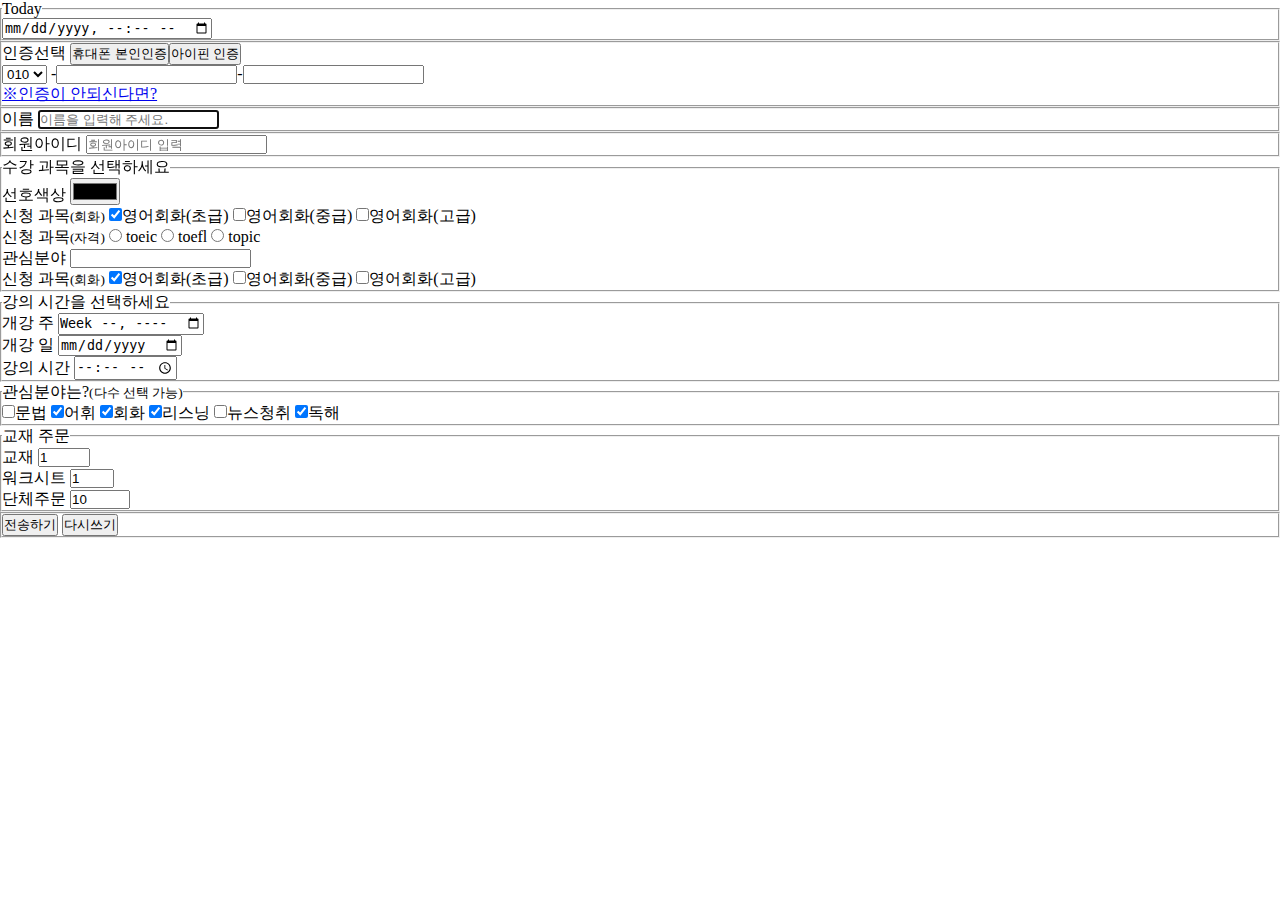
<file: css/agree.html>
<!DOCTYPE html>
<html lang="ko"> <!--한글지원-->
	<head>
		<meta charset="utf-8">
		<!--한글지원-->
		<title>text area 응용</title>
		<style>
	*{margin:0;padding:0;
	box-sizing:border-box;}	
	
	
	}
	
	
	

	
	
	
		</style>

	</head>

	<body>	
	<form>
	
	<fieldset>
	<legend>Today</legend>
	<input type="datetime-local" id="day">
	</fieldset>
	
	<fieldset>
		<ul>
			<li>
				<label for="subject">인증선택</label>
				<button type="submit"class="submit">휴대폰 본인인증
				<button type="submit"class="submit">아이핀 인증
			</li>
			<li>	
				<select>
				<option value="010">010</option>
				<option value="011">011</option>
				<option value="016">016</option>
				</select>
				-<input type="tel" id="phone" name="phone" required/ >-<input type="tel" id="phone" name="phone"required/>
			</li>
				<div class="links">
				<a href="#">※인증이 안되신다면?</a>
				</div>
			
		</ul>
	</fieldset>
	
	<fieldset id="register">
				<label for="name">이름</label>
				<input type="text" autofocus required placeholder="이름을 입력해 주세요.">
	</fieldset>
	<fieldset id="register">회원아이디</label>
				<input type="text" autofocus required placeholder="회원아이디 입력">
	</fieldset>
	
	<fieldset id="register">
		<legend>수강 과목을 선택하세요</legend>
		<ul>
			<li>
				<label><span class="regs">선호색상</span></label>
				<input type="color" id="color">
			</li>
			
			<li>
				<label><span class="regs">신청 과목<small>(회화)</small></span></label>
				
				<input type="checkbox" name="level1" value="초급" checked>영어회화(초급)
				
				<input type="checkbox" name="level2" value="중급">영어회화(중급)
				
				<input type="checkbox" name="level3" value="고급">영어회화(고급)
				
			</li>
			<li>
				<label><span class="regs">신청 과목<small>(자격)</small></span></label>
				
				<input type="radio" name="select" value="toeic"> toeic
				<input type="radio" name="select" value="toefl"> toefl
				<input type="radio" name="select" value="topic"> topic
			</li>
			<li>
				<label><span class="regs">관심분야</span>
				</label>
				<input type="text"id="interest" list="engChoices">
				
				<datalist id="engChoices"><!--목록형태로 제시해줌 input와 같이 씀 input 태그의 list속성값과 데이타목록의 id값 같게 만들어줌 value값을 보여줌-->
				
				<!--사이에 option태그 설정해줌-->
				<option value="grammar" label="문법"></option>
				<option value="voca" label="어휘"></option>
				<option value="speaking" label="회화"></option>
				<option value="listening" label="리스닝"></option>
				<option value="news" label="뉴스청취"></option>
				
				</datalist>
			</li>
			<li>
				<label><span class="regs">신청 과목<small>(회화)</small></span></label>
				
				<input type="checkbox" name="level1" value="초급" checked>영어회화(초급)
			
				<input type="checkbox" name="level2" value="초급">영어회화(중급)
				
				<input type="checkbox" name="level3" value="초급">영어회화(고급)
			</li>
		</ul>
	</fieldset>
	
	<fieldset id="register">
		<legend>강의 시간을 선택하세요</legend>
		<ul>
			<li>
				<label for="week">개강 주</label>
				<input type="week" id="week">
				
			</li>
			<li>
				<label for="day">개강 일</label>
				<input type="date" id="day">
				
			</li>
			<li>
				<label for="time">강의 시간</label>
				<input type="time" id="time">
				
				
			</li>
		</ul>
	</fieldset>
	
	<fieldset id="register">
		<legend>관심분야는?<small>(다수 선택 가능)</small></legend>
		<ul>
			<li>
				
				<input type="checkbox" name="grammar" value="문법">문법
				<input type="checkbox" name="voca" value="어휘"checked>어휘
				<input type="checkbox" name="speaking" value="회화" checked>회화
				<input type="checkbox" name="listening" value="리스닝" checked>리스닝
				<input type="checkbox" name="news" value="뉴스청취">뉴스청취
				<input type="checkbox" name="reading" value="독해" checked>독해
			</li>
		</ul>
	</fieldset>
	
	<fieldset id="register">
		<legend>교재 주문</legend>
		 <ul>
			<li>
			<label><span class="regs">교재</span></label>
			<input type="number" id="교재" value="1" min="1" max="10" step="1">
			 </li>
			 <li>
			 <label><span class="regs">워크시트</span></label>
			 <input type="number" id="교재" value="1" min="1" max="3" step="1">
			</li>
			<li>
			<label><span class="regs">단체주문</span></label>
			<input type="number" id="단체"
			  value="10" min="10" max="100" step="10">
			</li>
		</ul>
	</fieldset>	
	<fieldset>
		<div class="button_inner">
		<button type="submit" class="submit">전송하기</button>
		<button type="reset" class="reset">다시쓰기</button></div>
	</fieldset>
	
	</form>
	</body>

</html>
</file>
<file: css/main.css>
*{margin:0;padding:0;
	box-sizing:border-box;
	list-style:none;
	text-decoration:none;}
	html{
		font-size:16px;
	}
	
		.all{overflow:hidden;
		width:100%;
		margin:0 auto;
		position:fixed;}

		.img, nav{width:50%;
		float:left;}
		
		.img img{padding:1%;}
		
		nav>ul.main{width:100%;
		height:60px;
		line-height:58px;}
		
		nav>ul.main>li{float:left;
		width:18%;
		display:block;}
	
		nav>.main>li.sub5{width:9%;}

		.sub5{line-height:58px;
		height:60px;}
		
		.sub5 img{vertical-align:middle;
		width:35%;}
		
		.sub5 a{display:block;}
		
		
		
		nav>ul.main>li>a{display:block;
		background:none;
		line-height:58px;
		text-align:center;
		font-size:17px;
		text-decoration:none;
		color:black;
		font-weight:bold;}
		
		nav>ul.main>li>a:hover{
		font-weight:bold;
		text-decoration:underline;
		}
		
		nav>ul.main>li>ul.sub1{width:100%;
		display:none;}
		
		nav>ul.main>li:hover>ul.sub1
		{display:block;}
		
		nav>ul.main>li>ul.sub1>li{width:100%;
		margin-bottom:1px;}
		
		nav>ul.main>li>ul.sub1>li a{display:block;
		box-sizing:border-box;
		line-height:52px;
		text-align:center;
		color:black;}
		
		
	
		nav>ul.main>li>ul.sub1>li>a:hover{background:#900;color:#fff;
		font-weight:bold;}

		
		
	
	/*
	
	header{
	width:100%;
	position:fixed; 
	left:0px; 
	top:0px;
	z-index:99;
	}
	.inner{width:100%;
	overflow:hidden;
	height:100px;
	background:#fff;
	padding:1%;}

	
	.llogo,
	.llogo_2
	{
		width:50%;
		float:left;
		
	}
	
	.llogo_2 .menu{width:100%;
		overflow:hidden;
		border:3px solid red;}
		
		nav>ul.menu>li{float:left;
		width:20%;
		border:1px solid red;
		display:block;}
		
		nav>ul.menu>li>a{display:block;
		background:black;
		color:#fff;
		line-height:60px;
		text-align:center;
		font-size:15px;}
		
		nav>ul.menu>li>a:hover{color:brown;
		background:pink;
		font-weight:bold;}
		
		nav>ul.menu>li>ul.sub1{width:100%;
		display:none;}
		
		nav>ul.menu>li:hover>ul.sub1{display:block;}
		
		nav>ul.menu>li>ul.sub1>li{width:100%;
		margin-bottom:1px;}
		
		nav>ul.menu>li>ul.sub1>li a{display:block;
		color:red;
		background:yellow;
		box-sizing:border-box;
		line-height:52px;
		text-align:center;}
		
		nav>ul.menu>li>ul.sub1>li>a:hover{background:#900;color:#fff;}
		
		
		
		nav>ul.main>li>ul.sub2{width:100%;
		display:none;}
		
		nav>ul.main>li:hover>ul.sub2{display:block;}
	
		nav>ul.main>li>ul.sub2>li{width:100%;
		margin-bottom:4px;}
		
		nav>ul.main>li>ul.sub2>li>a{display:block;
		box-sizing:border-box;
		background:purple;
		color:#fff;
		line-height:52px;
		text-align:center;}
		
		nav>ul.main>li>ul.sub2>li>a:hover{color:red;
		background:yellow;
		box-sizing:border-box;}**/
	/*
	.head li{float:left;
	font-size:20px;
	list-style:none;

	padding:1%;
	margin-right:1%;}

	.head li a{text-decoration:none;
	vertical-align:bottom;}

	
	.head li:first-child{margin-left:19%;}

	.llogo, .head{vertical-align:bottom;}
	*/
	
/* 	.head li{width:10%;
	display:inline-block;
	text-align:center;
	font-size:14px;
	border:1px solid red;}
	
	.head li img{height:14px;}
	
	.head img{vertical-align:middle;}
	
	.head ul li:nth-child(1){margin-left:50%;} */
	
	
	.slide_1{
	width:100%;}
		
	.slide_1 img{width:100%;
	vertical-align:bottom;}
	
	section.rest{background-image:url(../img/imii.jpg);
	background-attachment:fixed;
	background-size:cover;
	background-repeat:no-repeat;
	background-position:center;}
	
	.since_logo{text-align:center;
	margin:40px auto;
	padding:50px;}
	
	.line_1{text-align:center;
	margin:0 auto;
	margin-bottom:50px;}

	.line_2{width:33.333%;
	float:left;
	text-align:center;
	margin:0 auto;}
	
	p.f2{font-weight:bold; 
	font-size:1.3rem; 
	font-family:'NGothic';src:url('font/Nanum_Gothic/NanumGothic-Regular.ttf');
	text-align:center;}
	
	
	.line_3{width:33.333%;
	float:left;
	text-align:center;
	margin:0 auto;}
	
	.line_4{width:33.333%;
	float:left;
	text-align:center;
	margin:0 auto;}
	
	p.f3{font-weight:bold; 
	font-size:1.1rem; 
	font-family:'NGothic';src:url('font/Nanum_Gothic/NanumGothic-Regular.ttf');
	text-align:center;
	padding:25px 0px;
	line-height:35px;}
	

	.first_1{font-family:'NGothic';src:url('font/Nanum_Gothic/NanumGothic-Regular.ttf');
	font-size:2.2rem;}
	
	.first_2{font-family:'NGothic';src:url('font/Nanum_Gothic/NanumGothic-Regular.ttf');
	font-size:2.6rem;}
	
	.mom{width:80%;
	overflow:hidden;
	margin:0 auto;
	margin-bottom:50px;}
	
	.video-contain{border:none;
	text-align:center;
	margin:80px auto;}
	
	.tv{text-decoration:underline red;}
	.tv h2{padding:3%;
	font-size:40px;}
	
	.tv_2{overflow:hidden;
	width:80%;
	margin:30px auto;}
	
	.tv_2 iframe{width:31.666%;
	float:left;
	padding:1%;}
	
	.tv_2 iframe:last-child{padding-right:0%;}
	
	.Tv{width:100%;
	height:600px;

	overflow:hidden;
	position:relative;
	}
	
	.Tv .fontt{width:25%;
	position:absolute;
	padding:2.5%;
	top:20%;
	left:10%;
	background:url(../img/de.png) no-repeat;
	background-position:bottom 5px left 130px;}
	
	.Tv .fontt img{width:100%;}

	
	.videoo iframe{position:absolute;
	bottom:0;
	right:1%;
	vertical-align:middle;}
	
	
	.Tv .goods{
	position:absolute;
	width:7%;
	bottom: -20%;
	}
	.Tv:hover .goods.goods01{

		left:2.5%;
		transition-delay:0s;
	}
	
	.Tv:hover .goods.goods02{
		left:12%;
		transition-delay:0.4s;
	}
	
	.Tv:hover .goods.goods03{
		left:21.5%;
		transition-delay:0.8s;
	}
	
	.Tv:hover .goods.goods04{
		left:31%;
		transition-delay:1.2s;
	}
	
	.Tv:hover .goods.goods05{
		left:40.5%;
		transition-delay:1.6s;
	}
	
	.Tv:hover .goods{
	bottom:10%;
	transition-property:bottom;
	transition-duration:1.5s;
	transition-timing-function:ease-out;
	}
	
	.hh{width:70%;
	
	text-align:right;
	font-size:2rem;
	margin:0 auto;
	padding:40px 0%;
	font-family:'NGothic';src:url('font/Nanum_Gothic/NanumGothic-Regular.ttf');
	font-weight:bold;	
	color:#fff;}
	
	.ii{font-size:25px;
	font-weight:normal;
	color:#fff;}

	.number{font-size:30px;
	font-weight:bold;
	text-align:left;}
	
	

		
	

	.rank{width:100%;
	height:700px;
	background:#e5e1d6;
	overflow:hidden;
	}
	
	.bestt{margin-top:50px;
	text-align:center;}
	
	.iitemm{margin-top:50px;
	text-align:center;}

	.dad{width:80%;
	margin:55px auto;
	overflow:hidden;}
	
	.dad .item{
		width:22.75%;
		float:left;
		margin-right:3%;
		position:relative;
	}
	.dad .item:last-child{margin-right:0%;}
	
	.dad .item a .bg{width:100%;
	vertical-align:bottom;}
	
	.item a .piee{
	position:absolute;
	width:65%;
	left:0;
	right:0;
	top:0;
	bottom:0;
	margin:auto;
	transition:2s;
	}
	
	.item a .ab{
	position:absolute;
	width:18%;
	bottom:70px;
	right:10px;
	margin:auto;
	transition:2s;}
	
	.item a .ac{
	position:absolute;
	width:18%;
	bottom:10px;
	right:10px;
	margin:auto;
	transition:2s;
	}
	
	.item a:hover .ab{
	transform:scale(1.2);
	color:pink;}
	
	.item a:hover .piee{
	transform:rotate(20deg) scale(1.1);
	}
	
	/* grand top item start*/
	
	.grand_1{width:65%;
	overflow:hidden;
	text-align:center;
	margin:0 auto;}
	
	.grand_1 img{width:100%;}
	
	img{vertical-align:bottom;}

	.item_1{
	width:50%;
	float:left;
	text-align:center;
	}
	
	.item_2{
	width:25%;
	float:left;
	text-align:center;
	}
	
	.item_3{
	width:25%;
	float:left;
	text-align:center;
	}
	
	.item_4{
	width:25%;
	float:left;
	text-align:center;
	}
	
	.item_5{
	width:25%;
	float:left;
	text-align:center;
	}
	
	/* grand top item end*/
	
	
	
	/* grand bottom item start */
	
	.box2{width:65%;
	overflow:hidden;
	text-align:center;
	margin:0 auto;}
	
	.box2 img{width:100%;}
	
	.item_6{width:33.333%;
	float:left;
	text-align:center;
	margin:0 auto;}
	
	.item_7{width:33.333%;
	float:left;
	text-align:center;
	margin:0 auto;}
	
	.item_8{width:33.333%;
	float:left;
	text-align:center;
	margin:0 auto;}
	
	/* grand bottom item end */
	
	.flower{background-image:url(../img/bar.png);
	width:100%;
	height:500px;
	background-repeat:no-repeat;
	margin:0 auto;
	padding:10%;
	overflow:hidden;
	position:relative;}

	
	.flower .ff_1 img{width:40%;
	margin:0 auto;
	position:absolute;
	top:28%;
	left:28%;}
	
	.flower .ff_2 img{width:18%;
	margin:0 auto;
	position:absolute;
	top:27%;
	right:14%;}
	
	.time{background:#eedca0;
	width:100%;
	height:1500px;
	
	overflow:hidden;}
	

	
	.price {text-align:center;
	margin:0 auto;
	margin-bottom:60px;
	margin-top:100px;}
	
	.price_1,.price_2,.price_3 {text-align:center;
	margin:0 auto;
	margin-top:60px;}
	
	.price_3{margin-bottom:100px;}
	
	.pprice{overflow:hidden;
	width:70%;
	margin:30px auto;}
	
	
	.itemm{
		width:22.75%;
		float:left;
		margin-right:3%;
		position:relative;
	}
	
	.itemm .bgg{width:100%;}
	.itemm:last-child{margin-right:0%;}
	
	.itemm .pieee{position:absolute;
	top:23%;
	left:25%;}
	
	.itemm .pieee_1{position:absolute;
	top:25%;
	left:8%;}
	
	.itemm .pieee_2{position:absolute;
	top:23%;
	left:25%;}
	
	.itemm .pieee_3{position:absolute;
	top:10%;
	left:25%;}
	
	.itemm .pieee_4{position:absolute;
	top:25%;
	left:5%;}
	
	.itemm .pieee_5{position:absolute;
	top:30%;
	left:10%;}
	
	.itemm .pieee_6{position:absolute;
	top:30%;
	left:4%;}
	
	.itemm .pieee_7{position:absolute;
	top:23%;
	left:25%;}
	
	
	
	
	.malll{background:url(../img/mall.png) no-repeat center;
	padding:20%;
	margin:0 auto;}
	
	.mm{overflow:hidden;
	width:40%;
	margin:0 auto;}
	
	.mm img{width:100%;}
	
	
	
	
	
	
	.eevent{margin-top:50px;}
	.box_1{text-align:center;
	margin:0 auto;
	margin-bottom:50px;}
	
	.box_2{text-align:center;
	margin:0 auto;
	margin-bottom:50px;}
	
	.grand{width:60%;
	overflow:hidden;
	margin:0 auto;
	margin-bottom:100px;}
	
	.grand img{width:100%;
	padding:10px;}
	
	.mom_1{width:50%;
	float:left;
	text-align:center;
	margin:0 auto;}
	
	.mom_2{width:50%;
	float:left;
	text-align:center;
	margin:0 auto;}
	
	.mom_3{width:33.333%;
	float:left;
	text-align:center;
	margin:0 auto;}
	
	.mom_4{width:33.333%;
	float:left;
	text-align:center;
	margin:0 auto;}
	
	.mom_5{width:33.333%;
	float:left;
	text-align:center;
	margin:0 auto;}

	
	.box1{width:100%;
	height:2089px;
	background:#fff;
	background-image:url(../img/patato.png),url(../img/potato.png);
	background-repeat:no-repeat;
	background-position:20px 20px, right bottom;
	text-align:center;
	margin:0 auto;
	padding:300px 10%;
	overflow:hidden;}
	
	.chip{text-align:center;
	margin:0 auto;}
	
	.box_3{text-align:center;
	margin:0 auto;
	margin-bottom:50px;}

	.box_4{text-align:center;
	margin:0 auto;
	margin-bottom:100px;}
	
	.mmom_1{width:100%;
	height:700px;
	background:#f7f6b6;
	overflow:hidden;
	margin:0 auto;
	box-sizing:border-box;}
	
	.follow{width:20%;
	text-align:center;
	margin:0 auto;
	padding:2% 0%;}

	
	.ev{width:19%;
	margin-right:1%;
	float:left;}
	
	.ev:last-child{margin-right:0%;}
	
	.ev a img{width:100%;
	margin:0 auto;
	box-sizing:border-box;}
	

	
	
	

footer{width:100%;
overflow:hidden;

padding:50px 10%;
background:#ce2d2d;
background-repeat:no-repeat;
line-height:100px;}




.down .symbol{
width:20%;
float:left;
}
.down .symbol img{
width:80%;
vertical-align:middle;
margin-left:4%;
}
.down .menu{overflow:hidden;
font-size:18px;
width:60%;
line-height:80px;
padding-top:2%;}

.menu li{line-height:50px;
float:left;
list-style:none;
padding:1%;}

.menu a{color:#fff;
text-decoration:none;}

.menu_1 li{color:#fff;}

.menu_1 li:first-child{width:20%;
	overflow:hidden;
}
.menu_1 li:first-child a{
	display:block;
	width: 20%;
	margin-right:1%;
	float:left;
	text-align:center;
	}

.menu_1 li:first-child a:first-child{margin-left:4%;}

.menu_1 li:first-child a img{width:70%;
}

.menu_1 li:first-child{padding:2% 0%;}

.menu_1 li:nth-child(2){padding-top:1%;
width:60%;
font-size:15px;
line-height:30px;}

.menu_1 li:nth-child(2){padding-left:1%;}

.menu_1{overflow:hidden;
width:100%;}

.ss{font-size:2rem;
text-align:center;
}


.menu_1 li:last-child{font-size:20px;width:20%;
text-align:center;

padding-left:7%;
}

.menu_1 li{list-style:none;
line-height:50px;
float:left;}


/*퀵바*/
.nll a{display:block;
color:#fff;
text-align:center;
font-size:13px;
text-decoration:none;}

.nll li{background:#bb0707;
line-height:70px;
width:100%;
list-style:none;
border-radius:50%;
width:70px;
height:70px;
margin:15px auto;}


.nll a:hover{background:#fff;
color:#000;
border-radius:50%;
width:70px;
height:70px;}

.nll{
overflow:hidden;
position:fixed;
right:0;
bottom:0;
width:5%;
margin-bottom:150px;}



.malll img{width:100%;}
</file>
